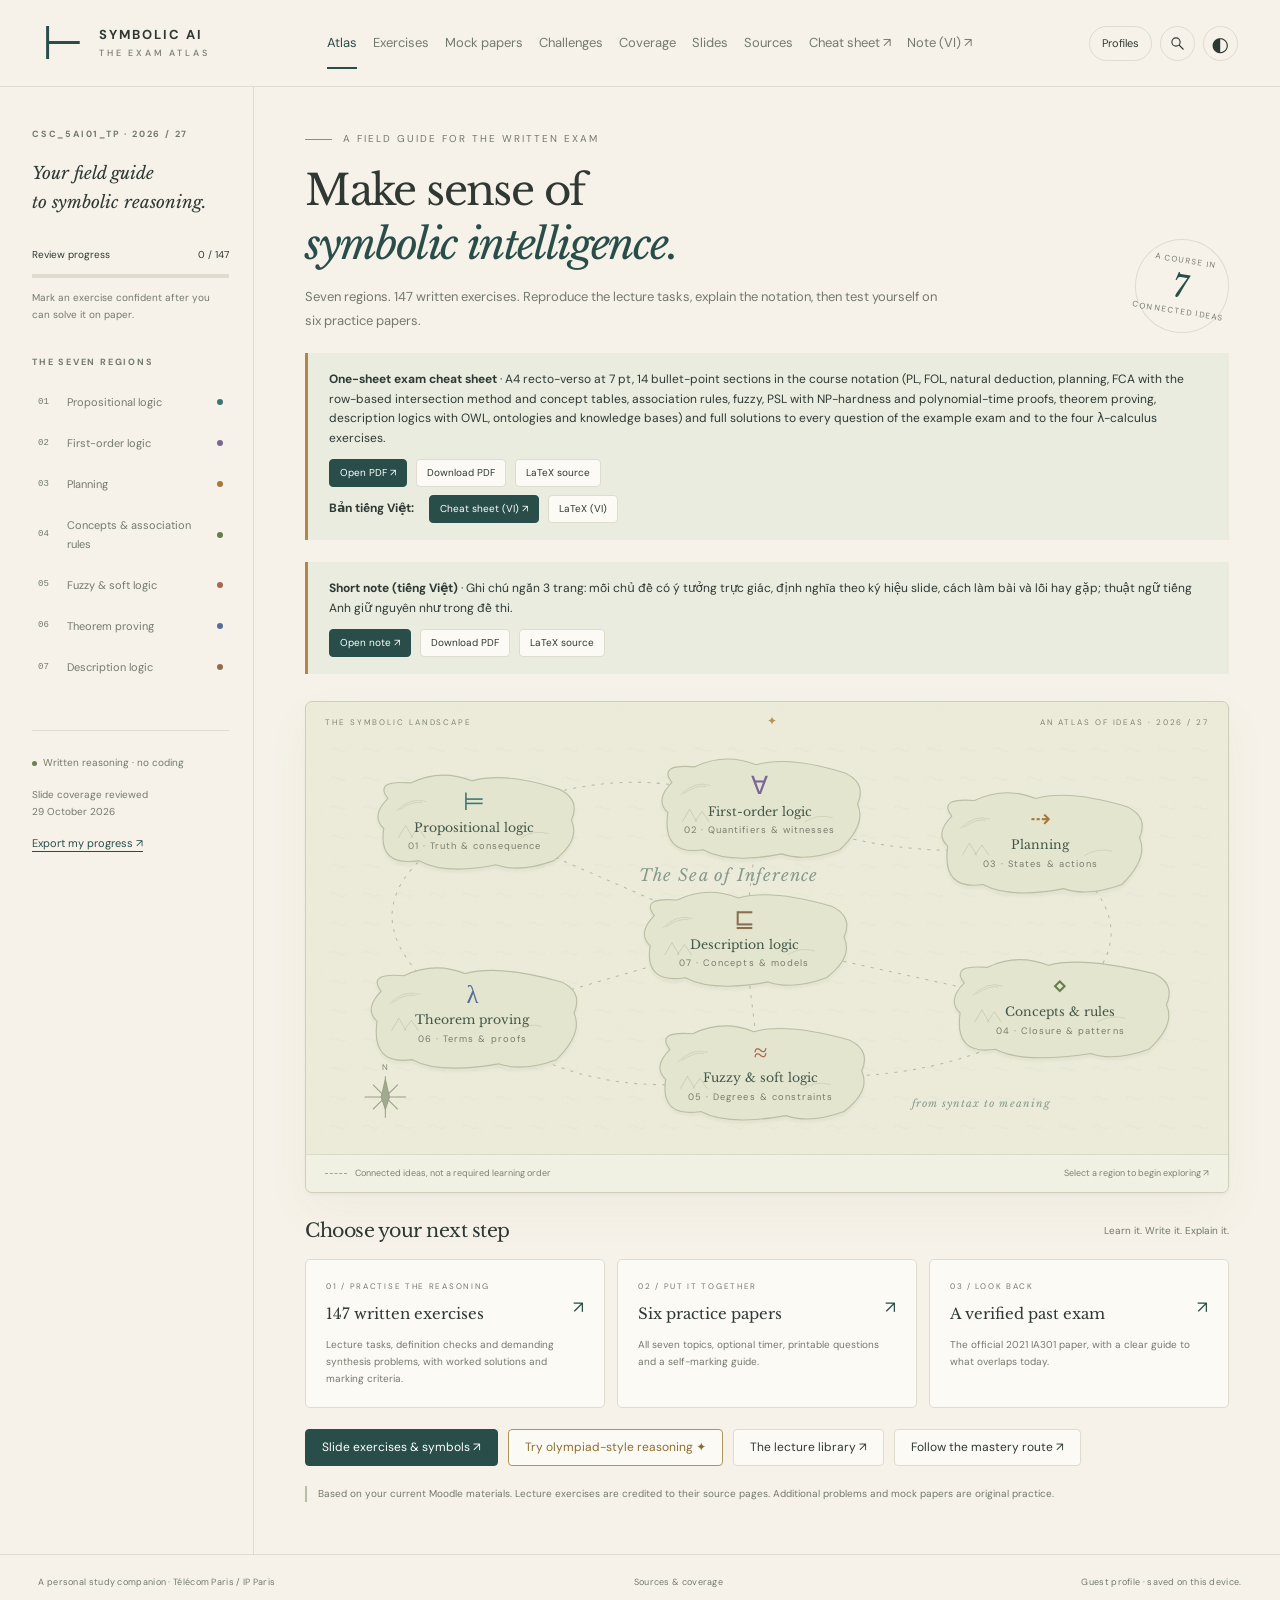
<file: index.html>
<!doctype html>
<html lang="en"><head><meta charset="utf-8"><meta name="viewport" content="width=device-width,initial-scale=1"><meta name="theme-color" content="#f6f2e9"><meta name="description" content="A written-exam study atlas for Logics and Symbolic AI: seven topic guides, 147 written exercises with slide tasks and notation checks, interactive explanations, six mock papers and verified historical exam sources."><link rel="canonical" href="https://pqhhust.github.io/logics-symbolicAI-atlas/"><title>Symbolic AI · Exam Atlas</title><link rel="icon" href="icon.svg" type="image/svg+xml"><link rel="stylesheet" href="style.css?v=cheatsheet-20261111c"></head>
<body><header class="topbar"><a class="brand" href="#atlas" aria-label="Symbolic AI Exam Atlas home"><span class="brand-icon">⊢</span><span>SYMBOLIC AI <small>THE EXAM ATLAS</small></span></a><nav aria-label="Main navigation"><a href="#atlas" data-nav="atlas">Atlas</a><a href="#practice" data-nav="practice">Exercises</a><a href="#mocks" data-nav="mocks">Mock papers</a><a href="#challenge" data-nav="challenge">Challenges</a><a href="#coverage" data-nav="coverage">Coverage</a><a href="#slides" data-nav="slides">Slides</a><a href="#sources" data-nav="sources">Sources</a><a href="cheatsheet/logic-cheatsheet.pdf?v=print1" target="_blank" rel="noopener">Cheat sheet ↗</a><a href="cheatsheet/logic-notes-vi.pdf?v=vi1" target="_blank" rel="noopener">Note (VI) ↗</a></nav><div class="tools"><a id="profile-link" href="#profile" class="profile-link">Profiles</a><button id="search-open" class="icon-button" aria-label="Search exercises"><svg width="15" height="15" viewBox="0 0 20 20" aria-hidden="true"><circle cx="8" cy="8" r="5.5" fill="none" stroke="currentColor" stroke-width="1.5"/><path d="M12 12L18 18" stroke="currentColor" stroke-width="1.5"/></svg></button><button id="theme" class="icon-button" aria-label="Toggle dark theme">◐</button></div></header><div class="app-shell"><aside class="sidebar"><div class="eyebrow">CSC_5AI01_TP · 2026 / 27</div><p class="side-title">Your field guide<br>to symbolic reasoning.</p><div class="progress-heading"><span>Review progress</span><span id="progress-number">0 / 147</span></div><div class="progress-track"><div id="progress-bar"></div></div><p class="side-note">Mark an exercise confident after you can solve it on paper.</p><div class="eyebrow side-section">THE SEVEN REGIONS</div><nav id="topic-nav" aria-label="Course topics"></nav><div class="side-bottom"><span class="status-dot"></span>Written reasoning · no coding<p>Slide coverage reviewed<br>29 October 2026</p><button id="export" class="text-button">Export my progress ↗</button></div></aside><main id="main" tabindex="-1"><div class="loading">Opening the atlas…</div></main></div><footer><span>A personal study companion · Télécom Paris / IP Paris</span><a href="#sources">Sources & coverage</a><span id="storage-note">Progress stays in this browser.</span></footer><dialog id="slide-reader" aria-labelledby="slide-reader-title"><div class="reader-toolbar"><strong id="slide-reader-title"></strong><a id="slide-download" target="_blank" rel="noopener">Open / download ↗</a><button id="slide-close" class="btn small" aria-label="Close slide reader">Close ×</button></div><iframe id="slide-frame" title="Course slide viewer"></iframe></dialog><div id="toast" role="status" aria-live="polite"></div><noscript><p>This atlas needs JavaScript for exercises and interactive diagrams. <a href="https://moodle.ip-paris.fr/course/view.php?id=24442">Open the official course</a>.</p></noscript><script src="app.js?v=cheatsheet-20261113vi" defer></script></body></html>
</file>
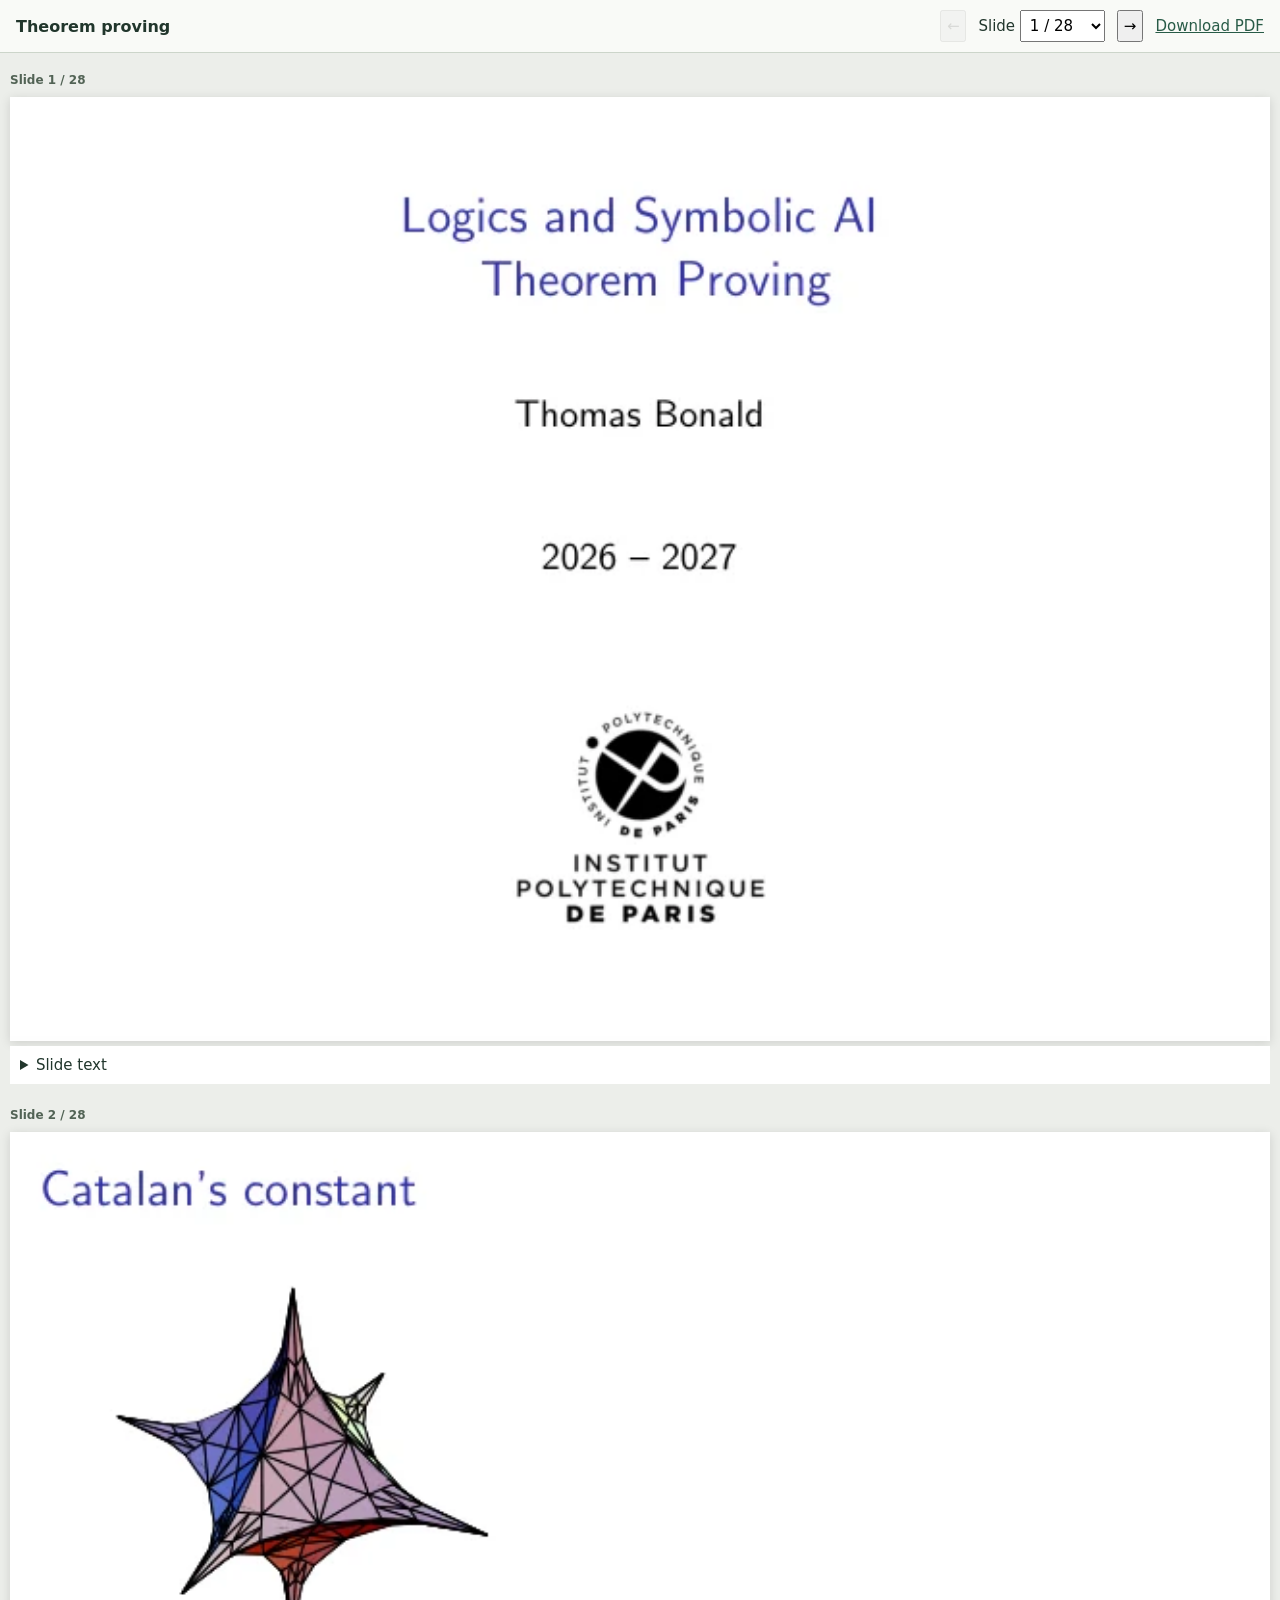
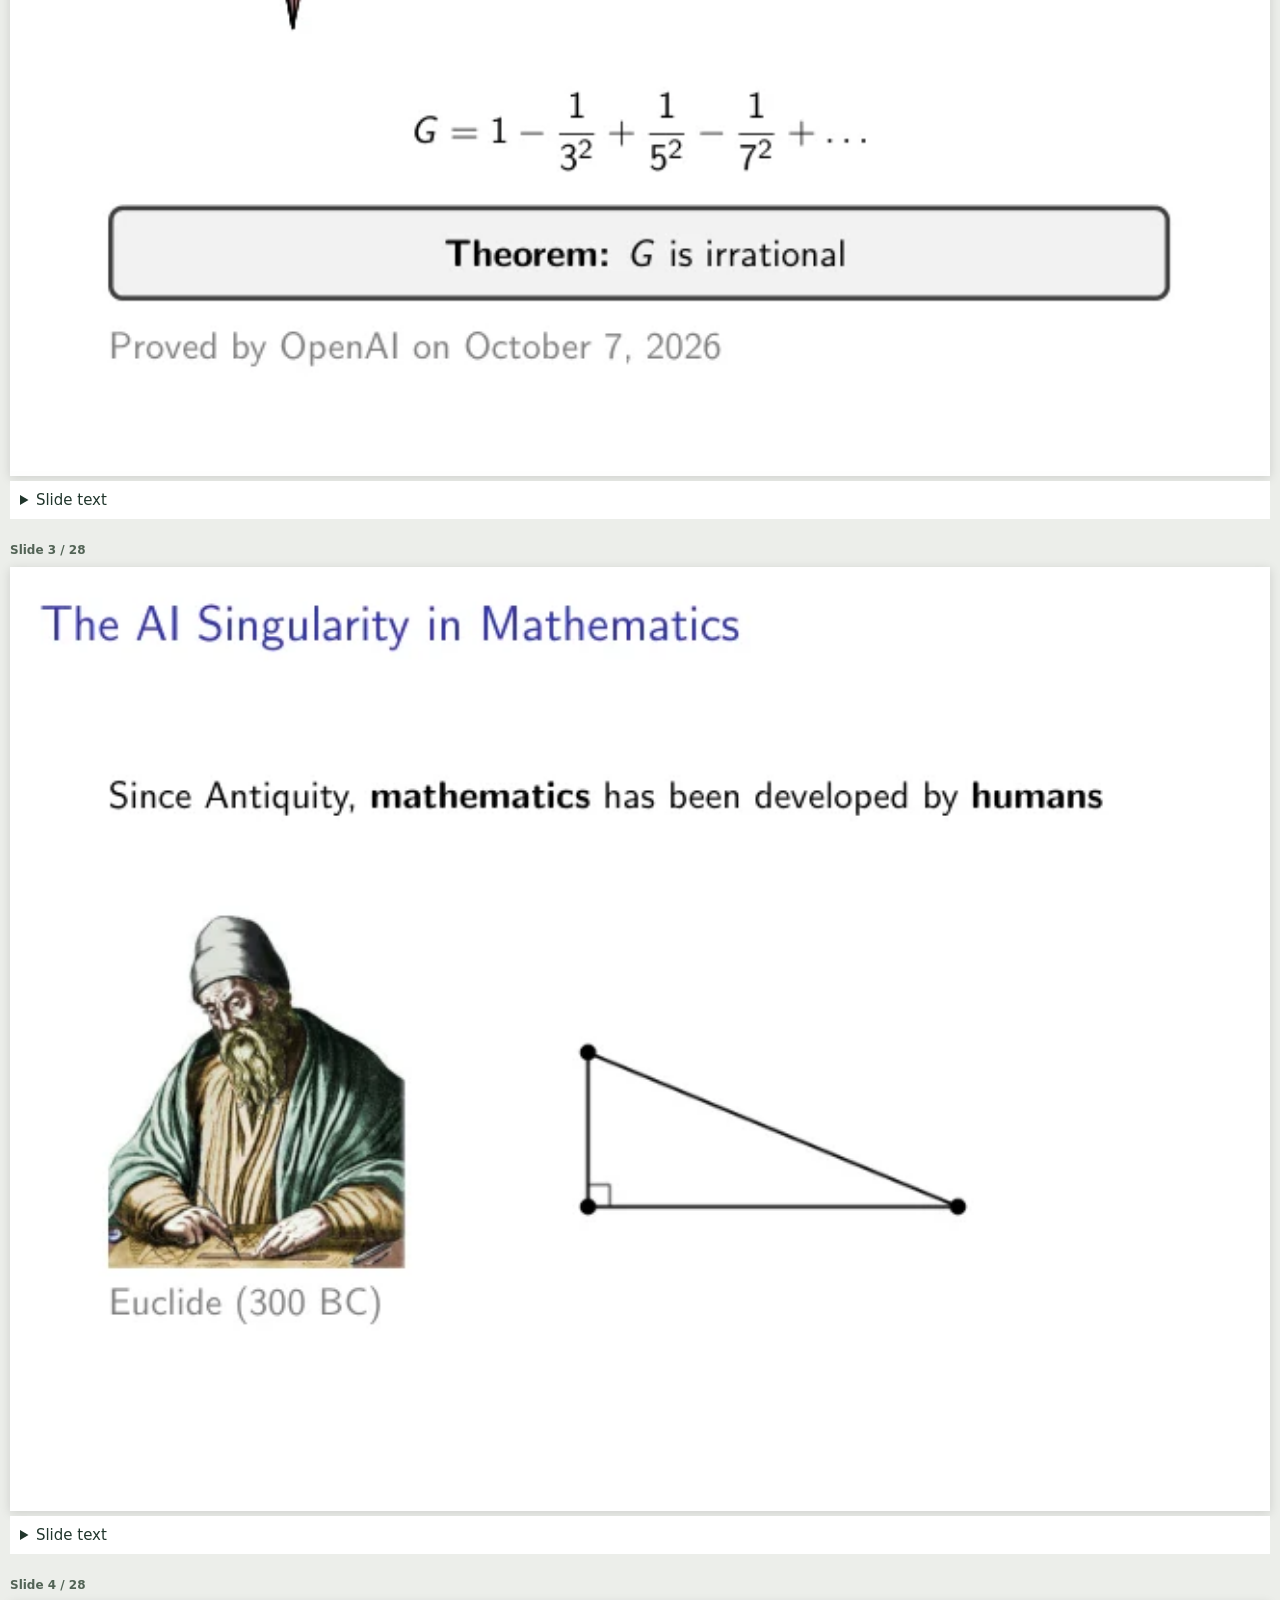
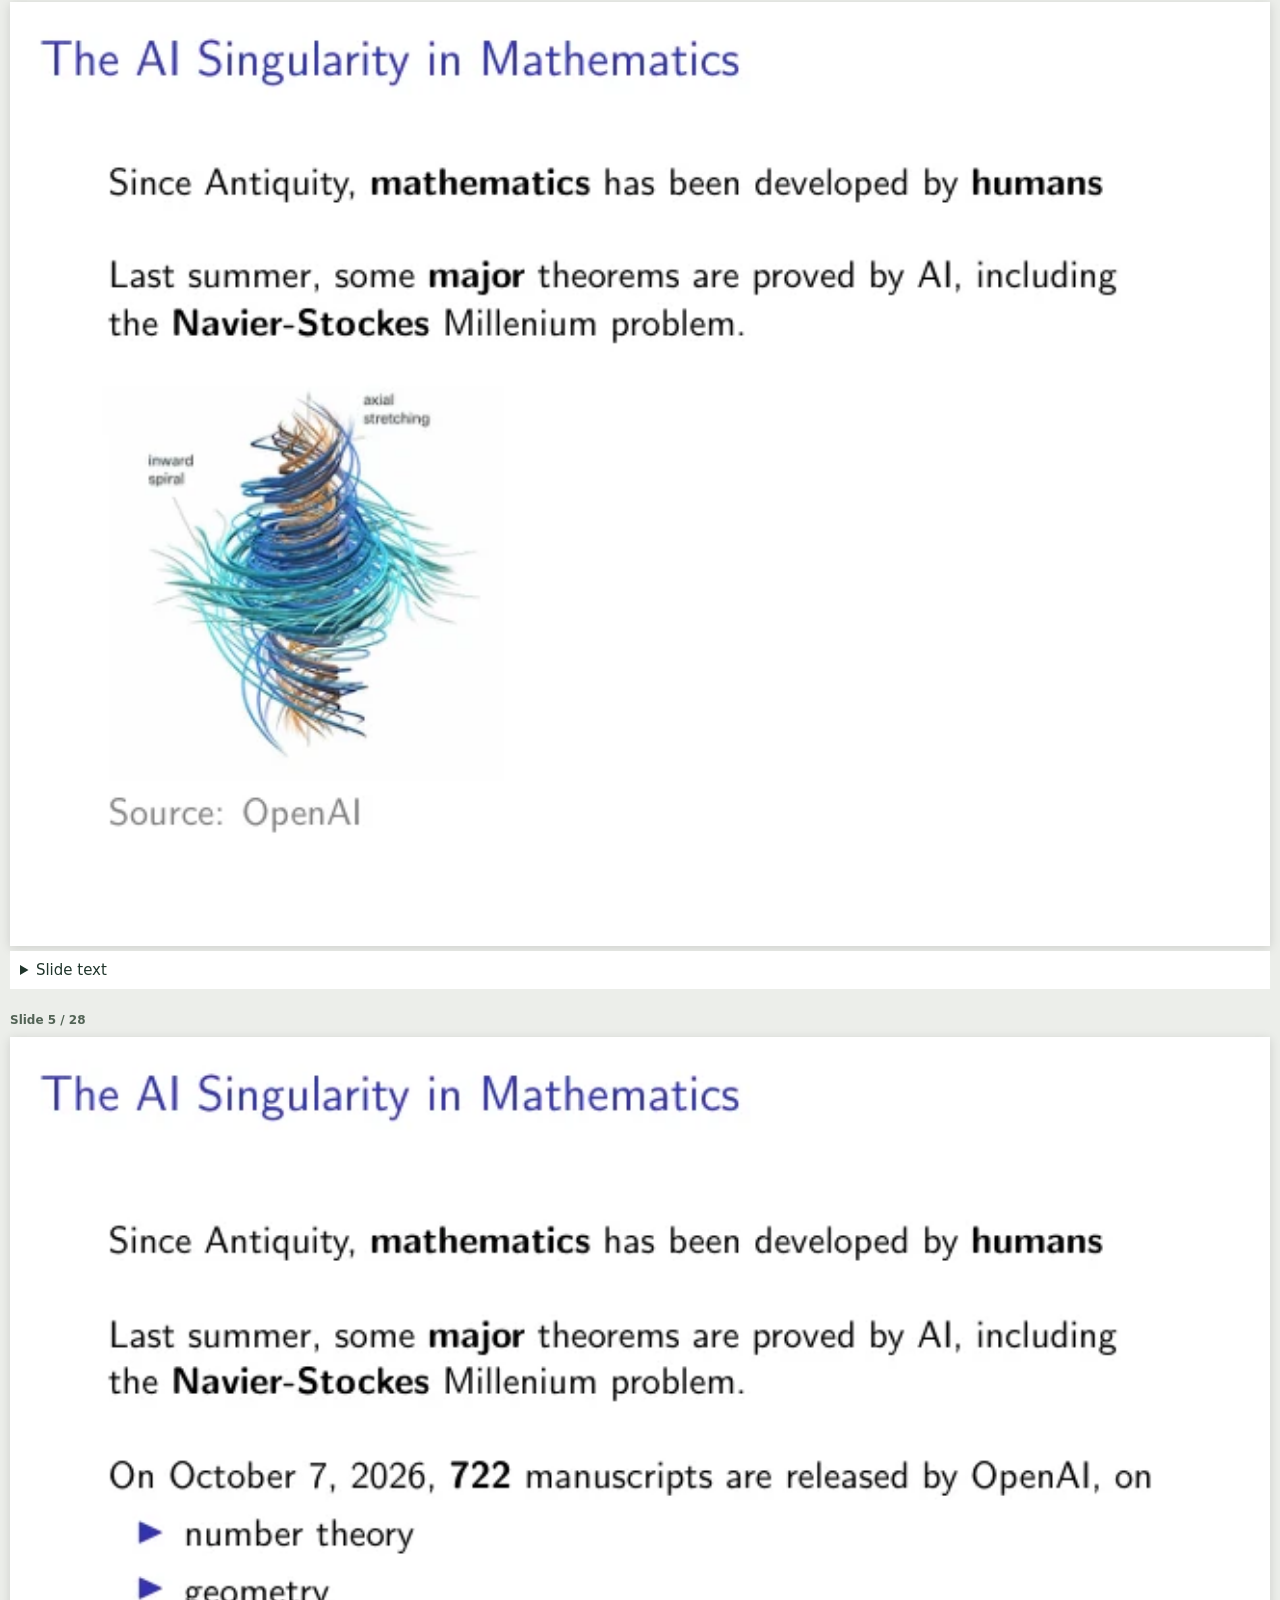
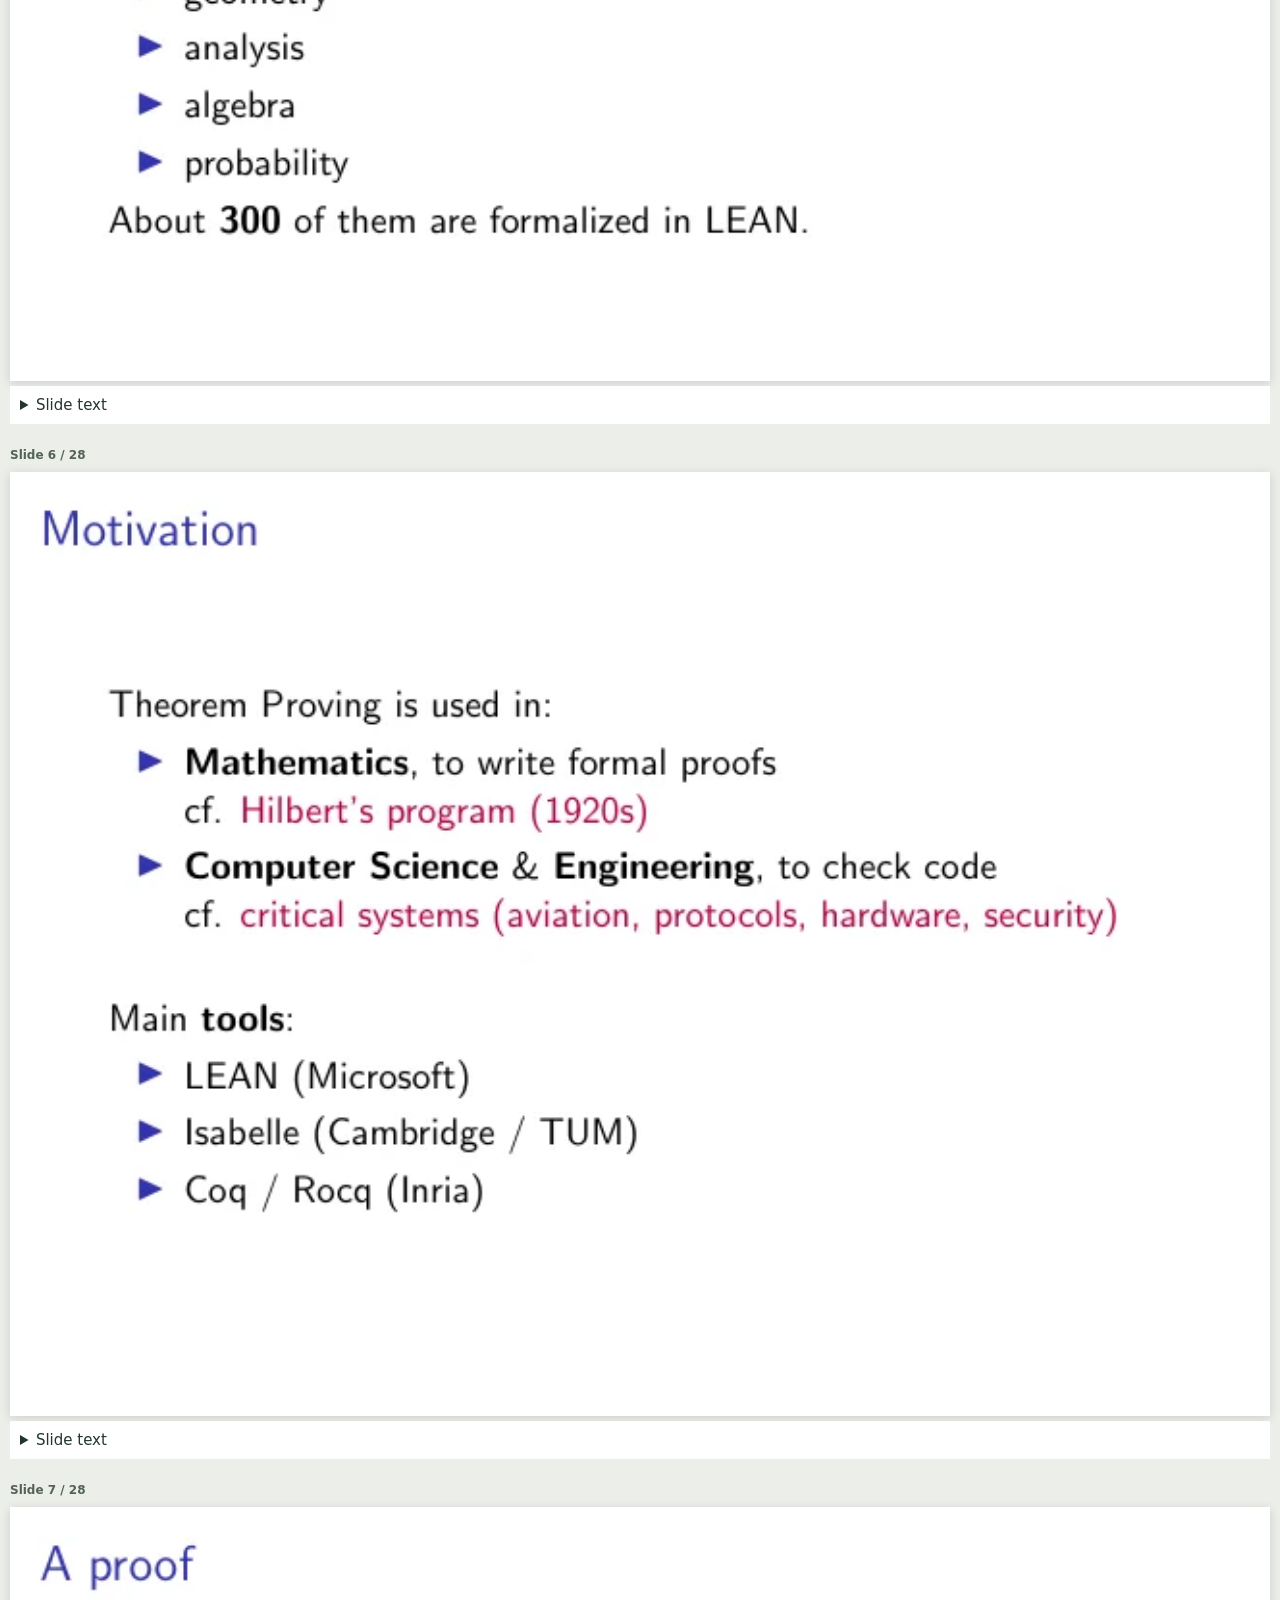
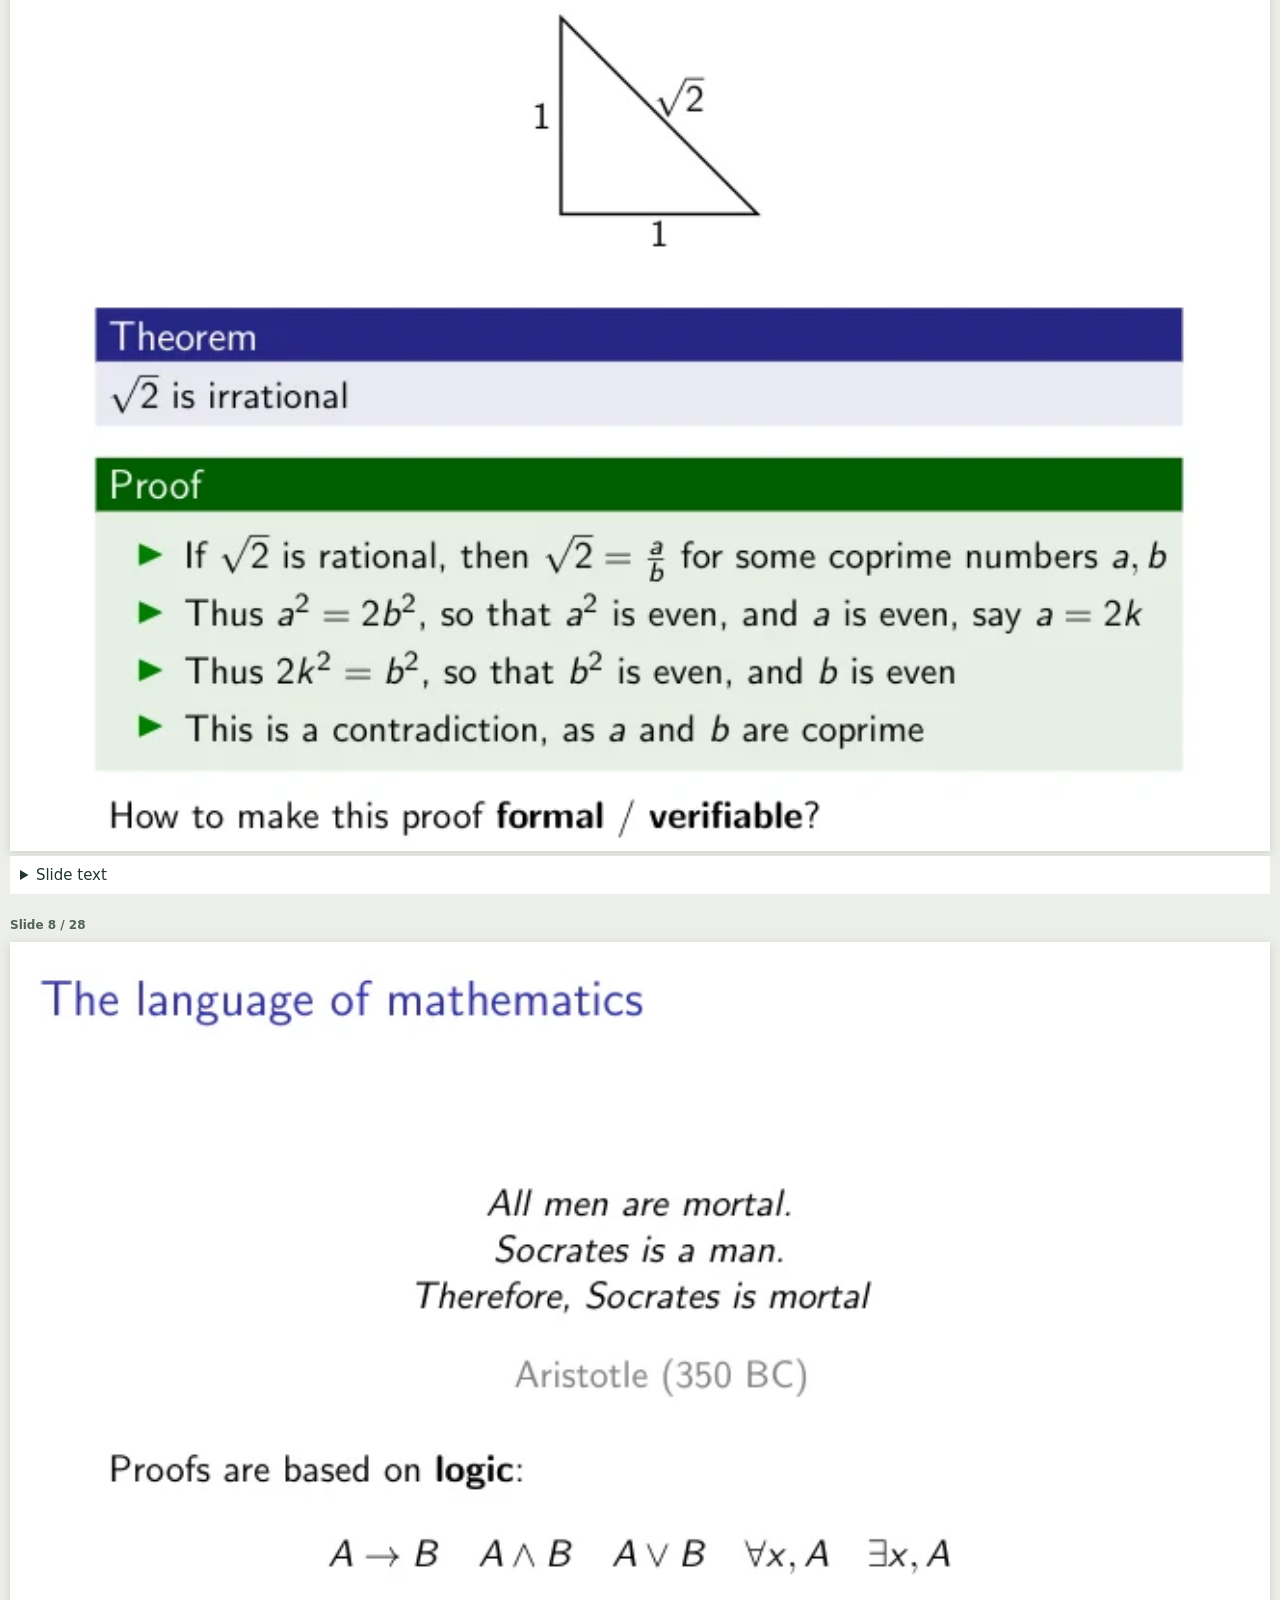
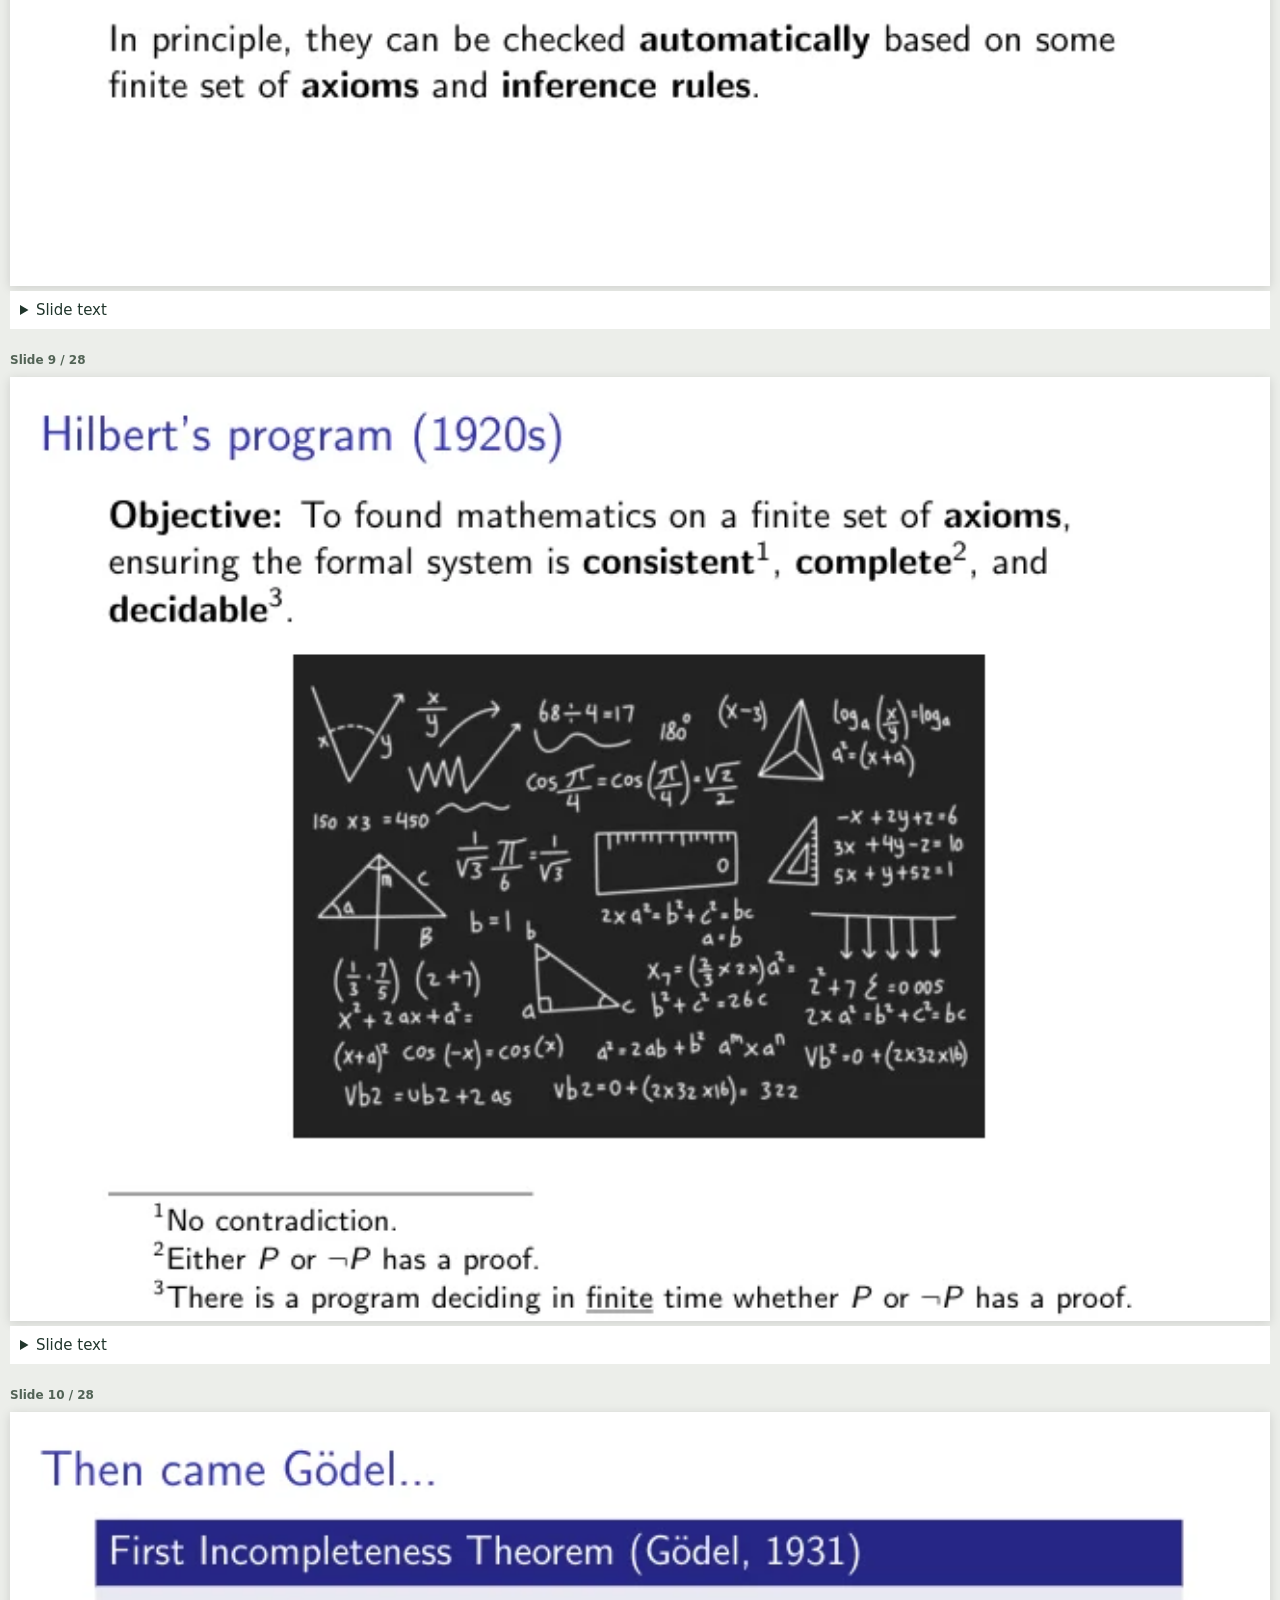
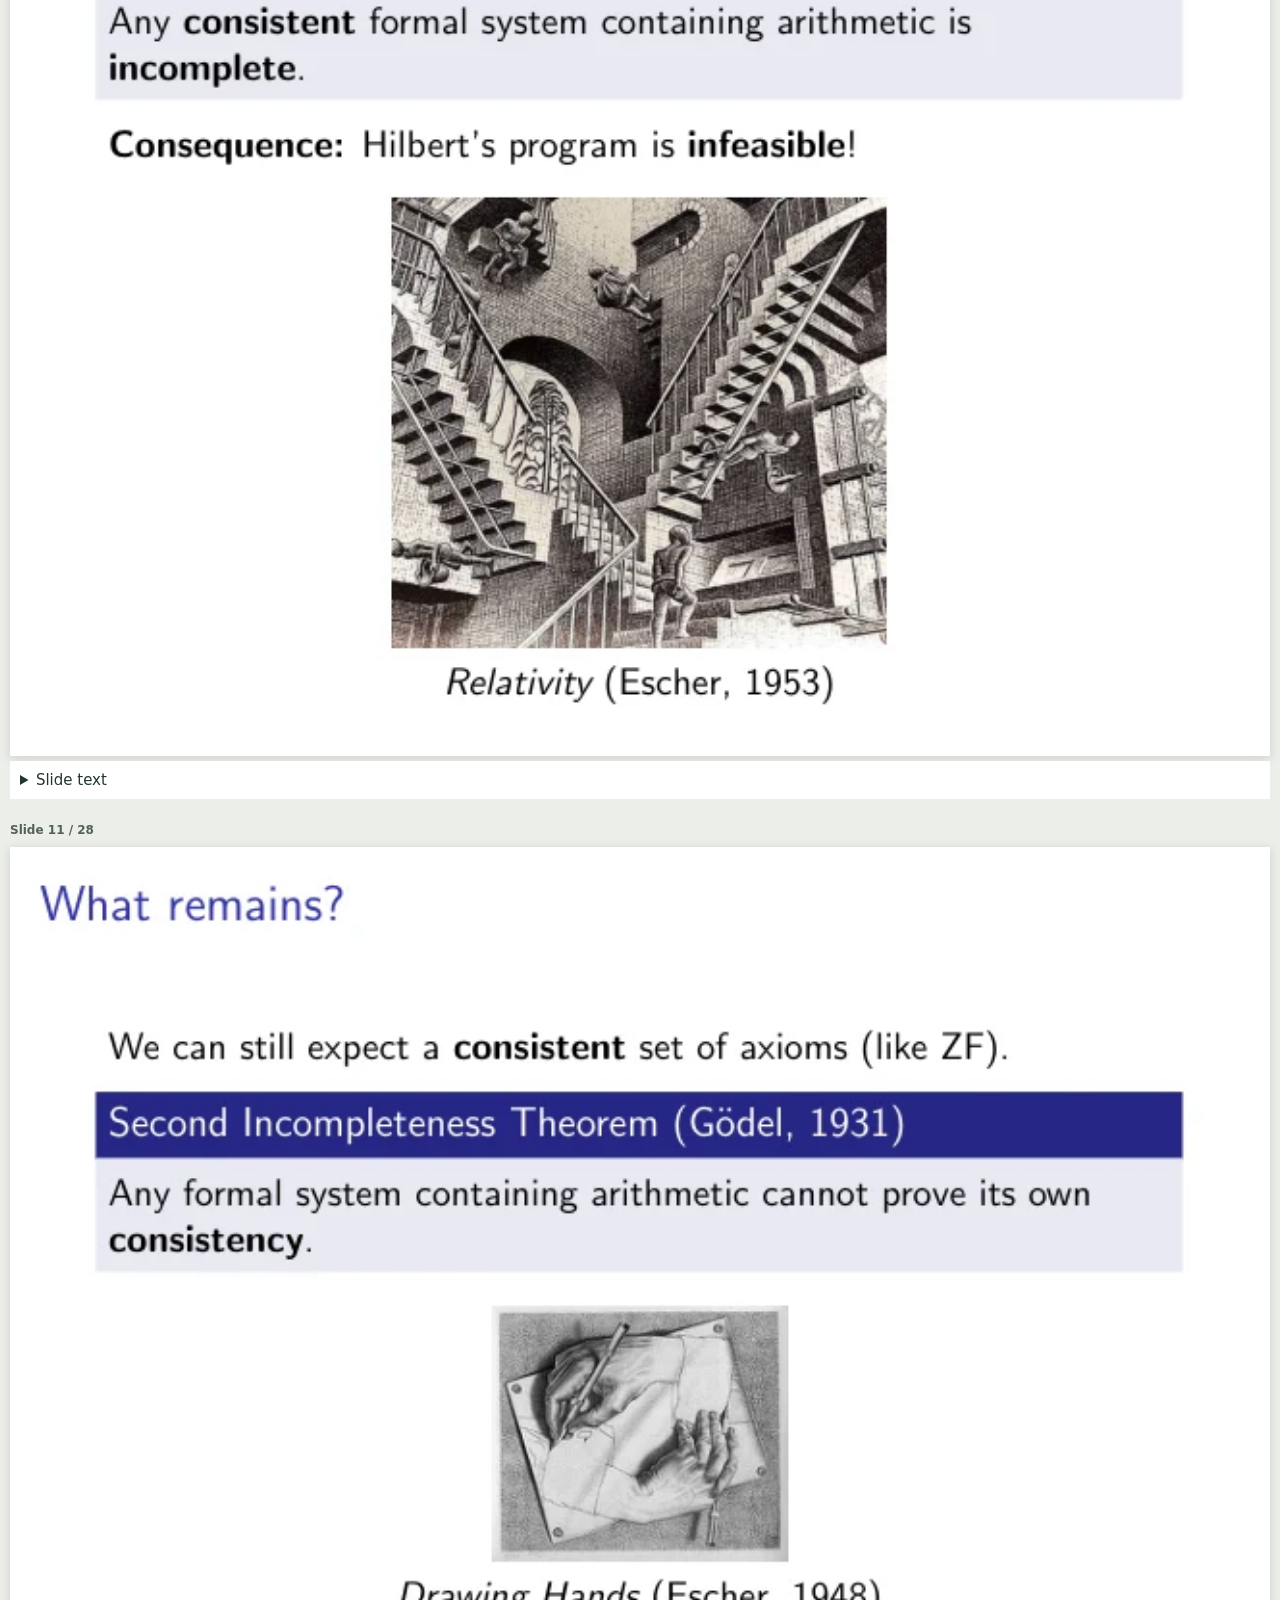
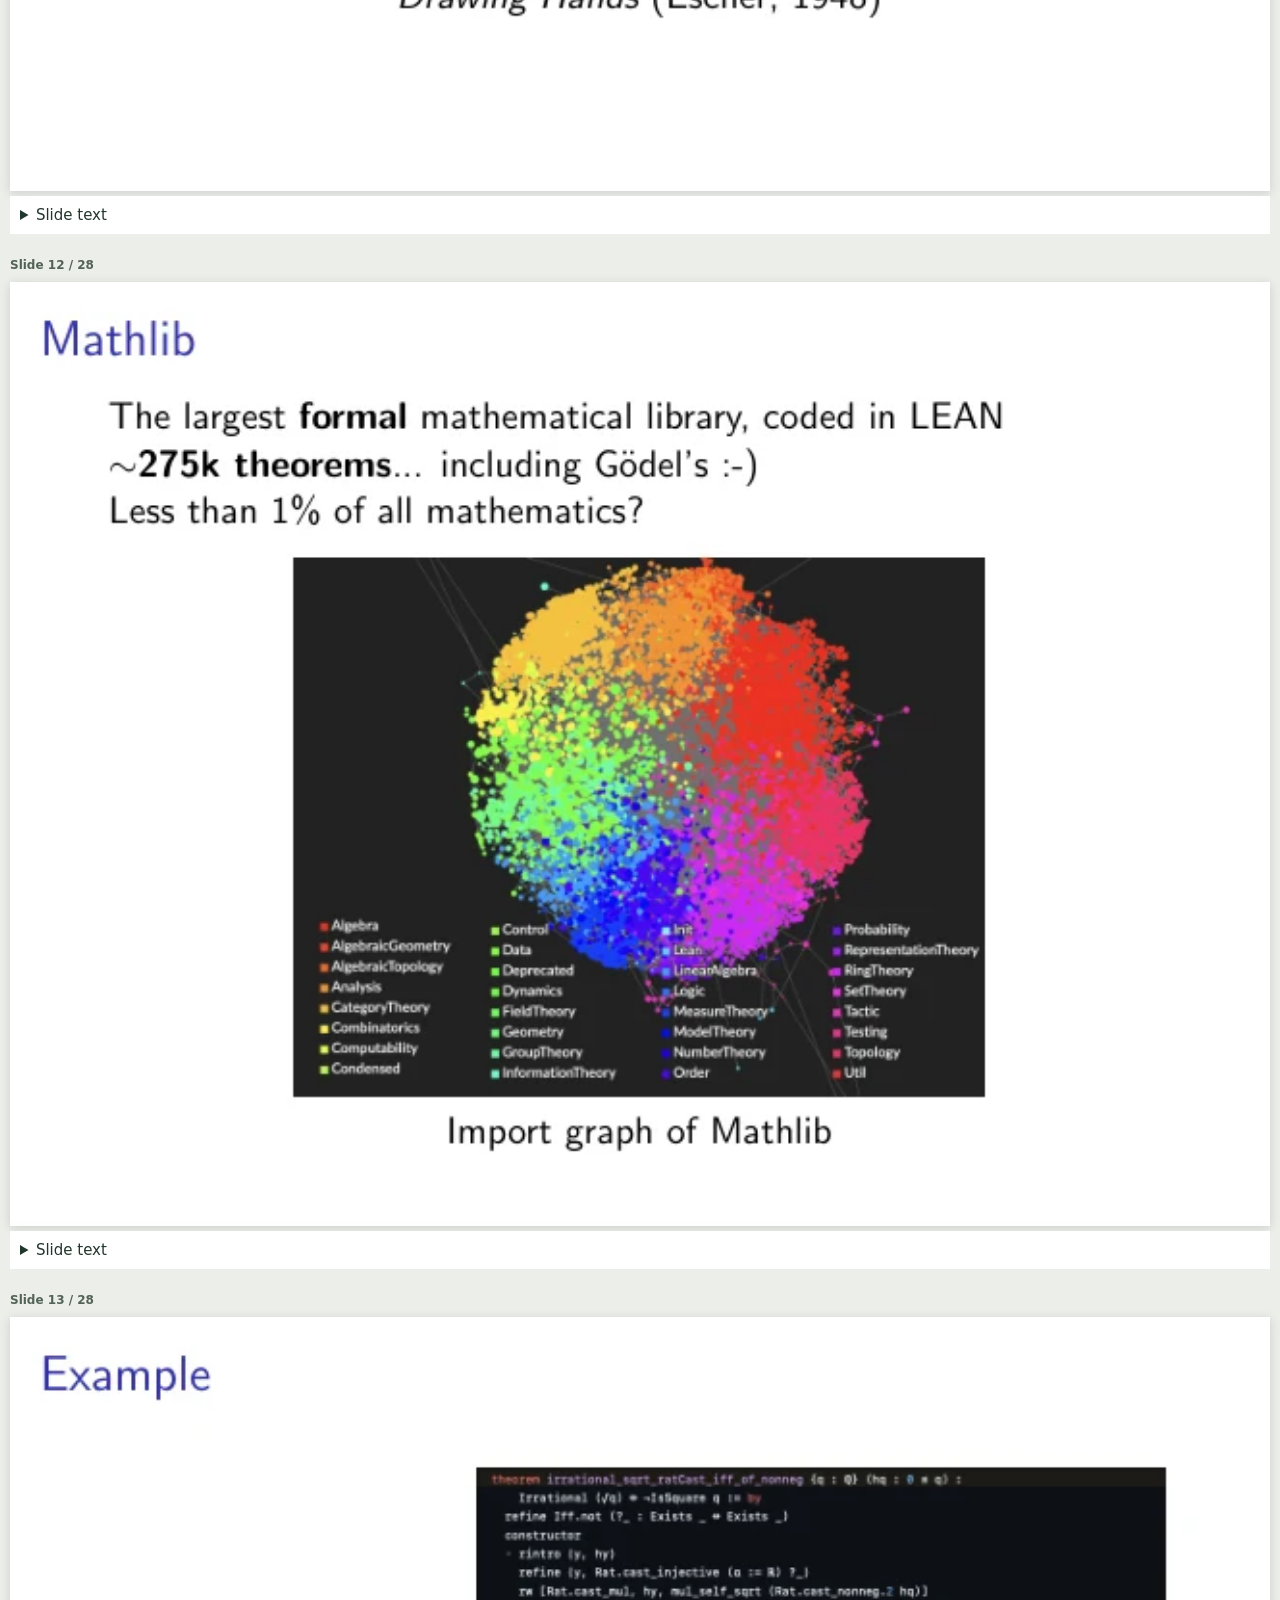
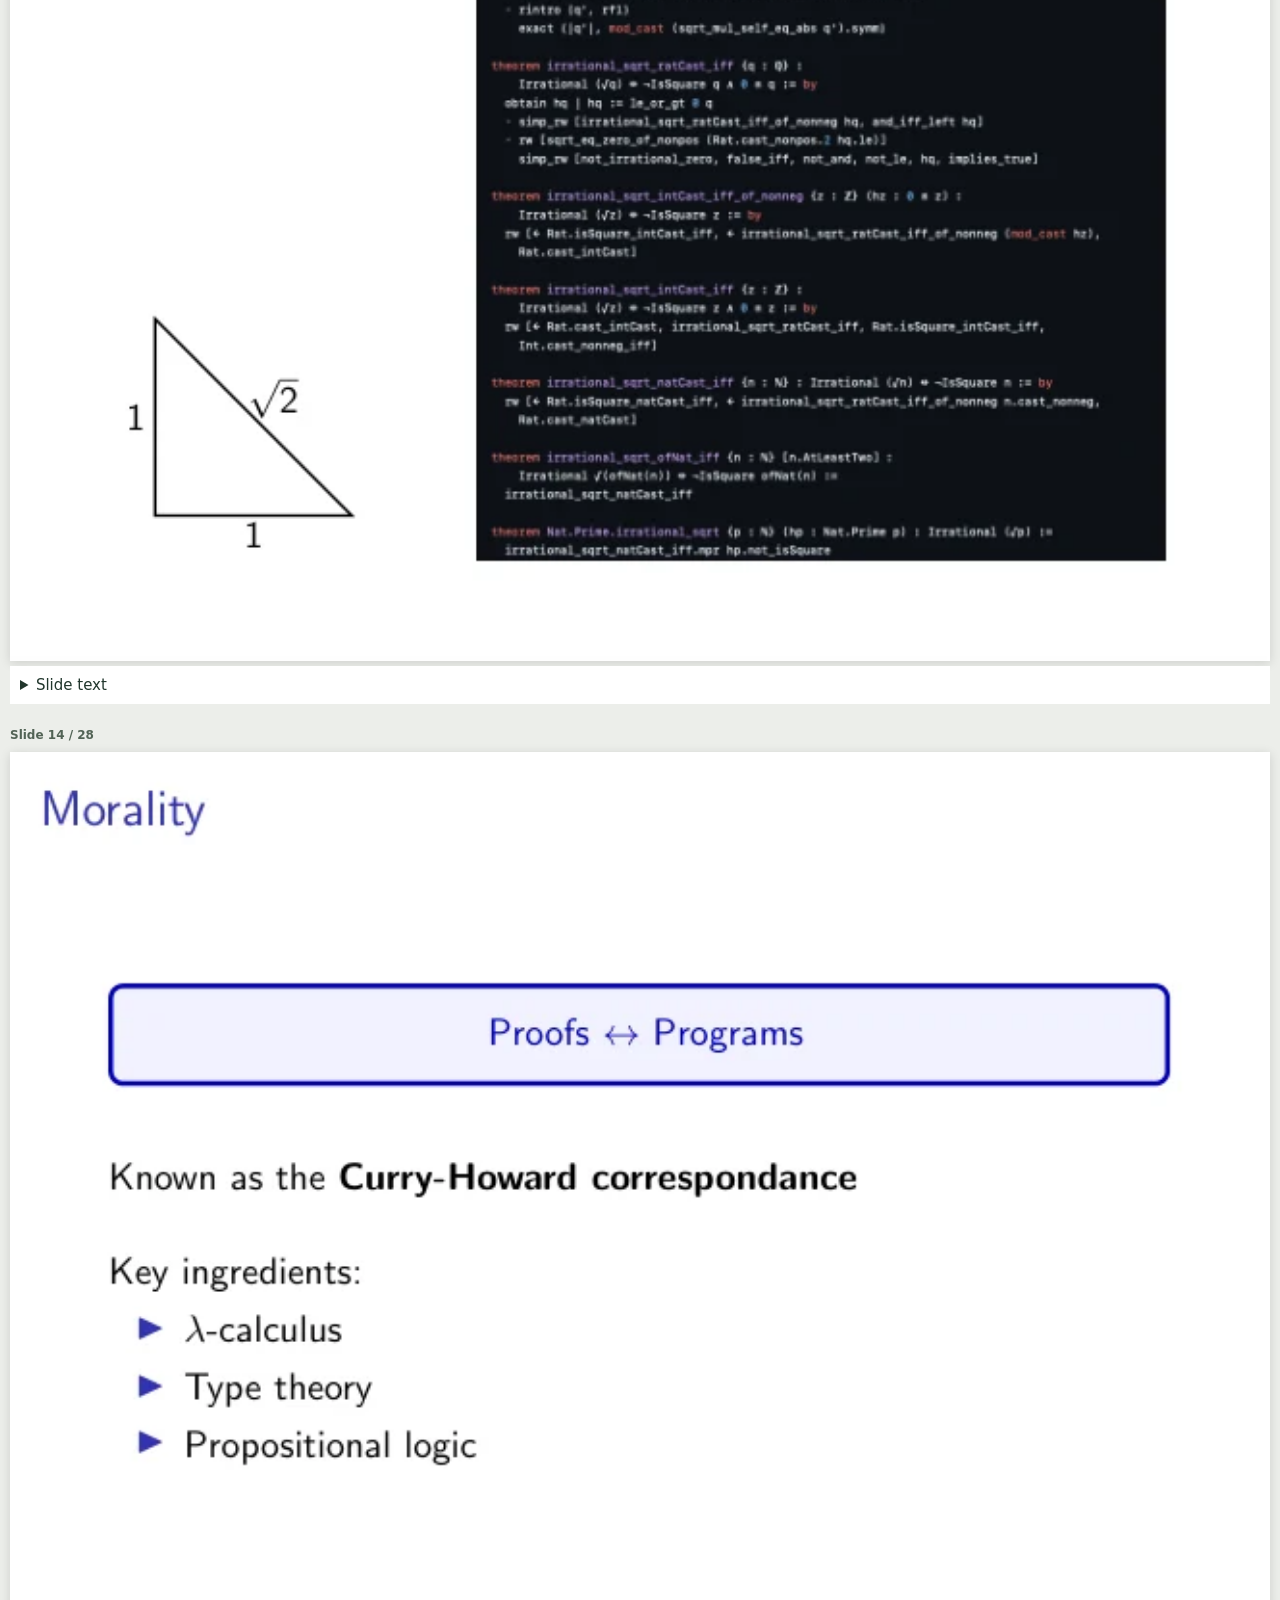
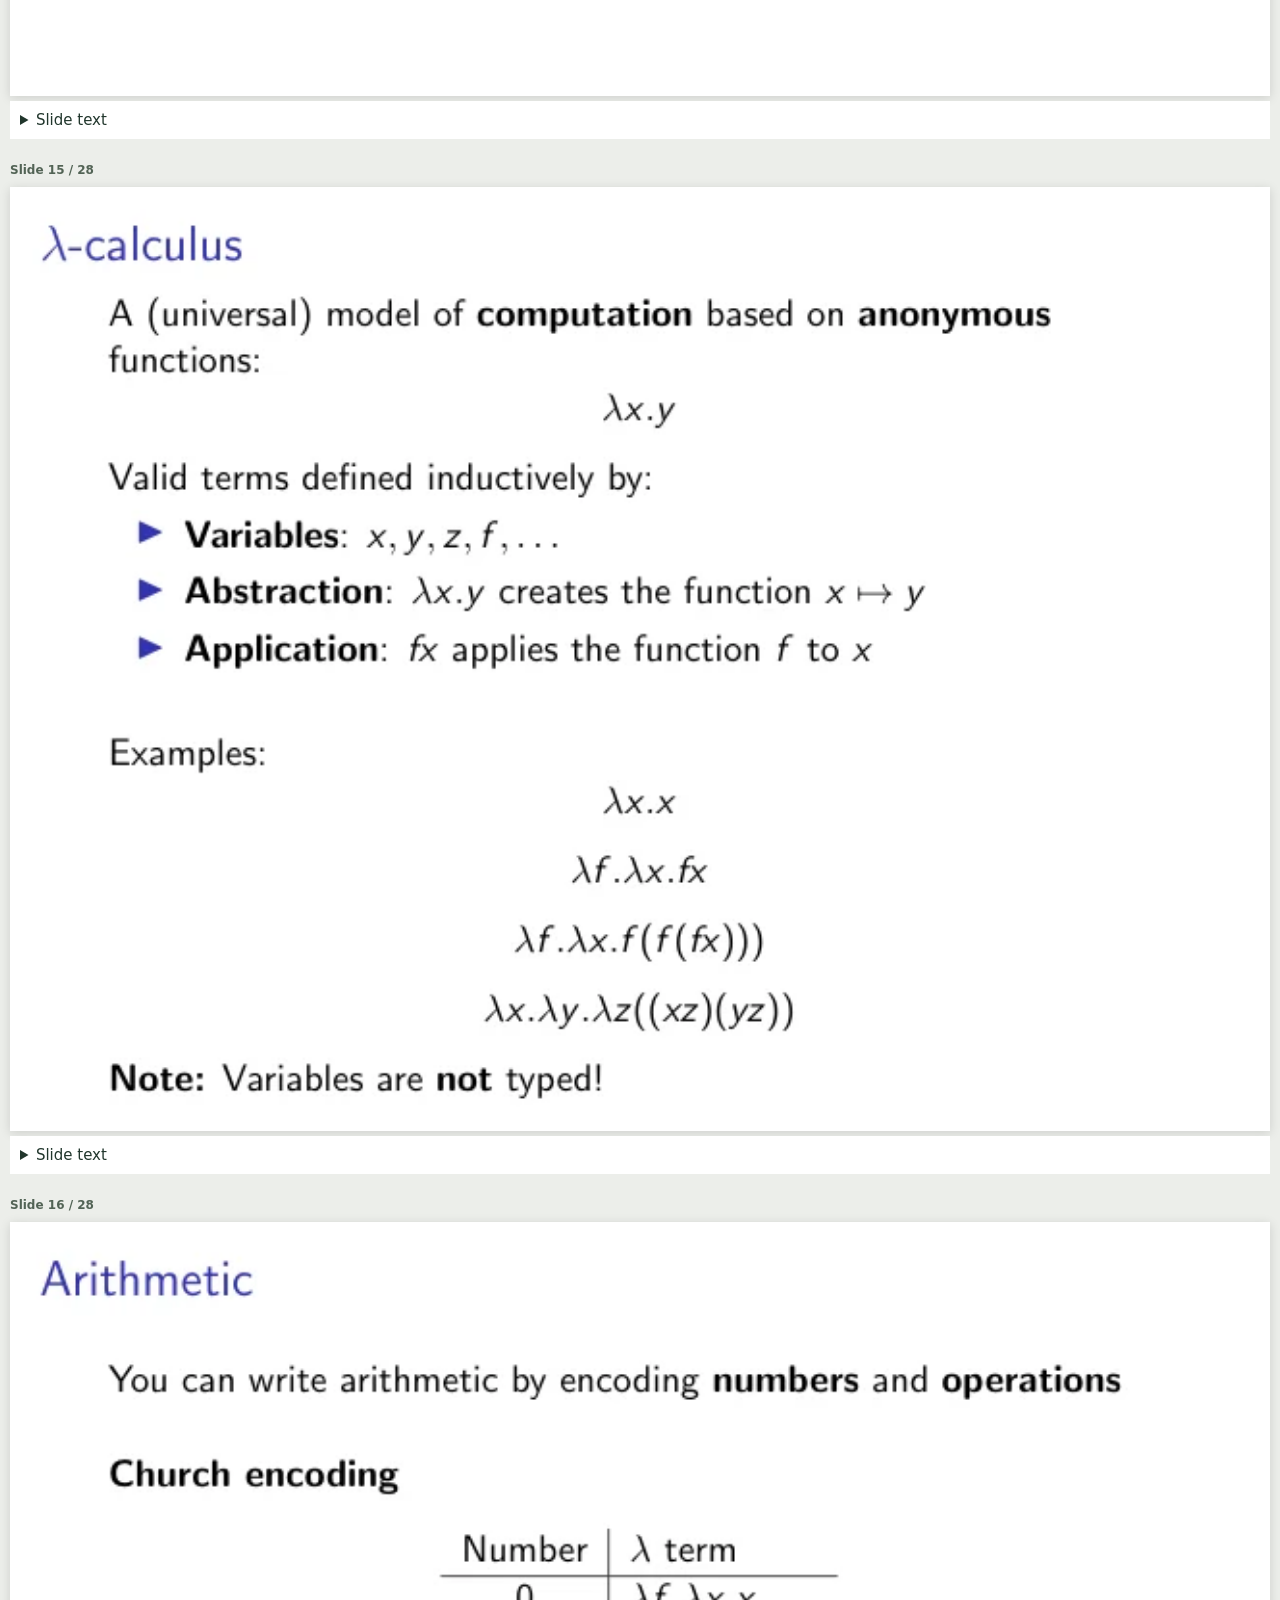
<file: slides/theorem-proving-reader/index.html>
<!doctype html><html lang="en"><head><meta charset="utf-8"><meta name="viewport" content="width=device-width,initial-scale=1"><title>Theorem proving</title><style>body{margin:0;background:#eceeea;color:#21362c;font:15px system-ui}header{position:sticky;top:0;z-index:2;background:#f9faf7;border-bottom:1px solid #ccd5ca;padding:10px 16px;display:flex;align-items:center;gap:12px;flex-wrap:wrap}h1{font-size:16px;margin:0;margin-right:auto}a{color:#285b47}select,button{font:inherit;padding:5px}main{max-width:1500px;margin:auto;padding:10px}section{scroll-margin-top:90px;margin-bottom:24px}h2{font-size:12px;color:#526355;margin:10px 0}img{display:block;width:100%;height:auto;background:white;box-shadow:0 2px 10px #0002}details{background:white;padding:10px;margin-top:5px}pre{white-space:pre-wrap;overflow-wrap:anywhere;font:14px/1.6 system-ui}button:disabled{opacity:.4}@media print{header,details{display:none}section{break-after:page}img{box-shadow:none}}</style></head><body><header><h1>Theorem proving</h1><button id="prev" aria-label="Previous slide">←</button><label>Slide <select id="page"><option value="1">1 / 28</option><option value="2">2 / 28</option><option value="3">3 / 28</option><option value="4">4 / 28</option><option value="5">5 / 28</option><option value="6">6 / 28</option><option value="7">7 / 28</option><option value="8">8 / 28</option><option value="9">9 / 28</option><option value="10">10 / 28</option><option value="11">11 / 28</option><option value="12">12 / 28</option><option value="13">13 / 28</option><option value="14">14 / 28</option><option value="15">15 / 28</option><option value="16">16 / 28</option><option value="17">17 / 28</option><option value="18">18 / 28</option><option value="19">19 / 28</option><option value="20">20 / 28</option><option value="21">21 / 28</option><option value="22">22 / 28</option><option value="23">23 / 28</option><option value="24">24 / 28</option><option value="25">25 / 28</option><option value="26">26 / 28</option><option value="27">27 / 28</option><option value="28">28 / 28</option></select></label><button id="next" aria-label="Next slide">→</button><a href="../theorem-proving.pdf?v=complete-20261029" target="_blank" rel="noopener">Download PDF</a></header><main><section id="page-1" aria-label="Slide 1"><h2>Slide 1 / 28</h2><img src="page-01.webp" width="654" height="490" alt="Theorem proving slide 1" loading="lazy"><details><summary>Slide text</summary><pre>Logics and Symbolic AI
Theorem Proving
Thomas Bonald
2026 – 2027
</pre></details></section><section id="page-2" aria-label="Slide 2"><h2>Slide 2 / 28</h2><img src="page-02.webp" width="654" height="490" alt="Theorem proving slide 2" loading="lazy"><details><summary>Slide text</summary><pre>Catalan’s constant
G = 1 −1
32 + 1
52 −1
72 + . . .
Theorem: G is irrational
Proved by OpenAI on October 7, 2026
</pre></details></section><section id="page-3" aria-label="Slide 3"><h2>Slide 3 / 28</h2><img src="page-03.webp" width="654" height="490" alt="Theorem proving slide 3" loading="lazy"><details><summary>Slide text</summary><pre>The AI Singularity in Mathematics
Since Antiquity, mathematics has been developed by humans
Euclide (300 BC)
</pre></details></section><section id="page-4" aria-label="Slide 4"><h2>Slide 4 / 28</h2><img src="page-04.webp" width="654" height="490" alt="Theorem proving slide 4" loading="lazy"><details><summary>Slide text</summary><pre>The AI Singularity in Mathematics
Since Antiquity, mathematics has been developed by humans
Last summer, some major theorems are proved by AI, including
the Navier-Stockes Millenium problem.
Source: OpenAI
</pre></details></section><section id="page-5" aria-label="Slide 5"><h2>Slide 5 / 28</h2><img src="page-05.webp" width="654" height="490" alt="Theorem proving slide 5" loading="lazy"><details><summary>Slide text</summary><pre>The AI Singularity in Mathematics
Since Antiquity, mathematics has been developed by humans
Last summer, some major theorems are proved by AI, including
the Navier-Stockes Millenium problem.
On October 7, 2026, 722 manuscripts are released by OpenAI, on
▶number theory
▶geometry
▶analysis
▶algebra
▶probability
About 300 of them are formalized in LEAN.
</pre></details></section><section id="page-6" aria-label="Slide 6"><h2>Slide 6 / 28</h2><img src="page-06.webp" width="654" height="490" alt="Theorem proving slide 6" loading="lazy"><details><summary>Slide text</summary><pre>Motivation
Theorem Proving is used in:
▶Mathematics, to write formal proofs
cf. Hilbert’s program (1920s)
▶Computer Science &amp; Engineering, to check code
cf. critical systems (aviation, protocols, hardware, security)
Main tools:
▶LEAN (Microsoft)
▶Isabelle (Cambridge / TUM)
▶Coq / Rocq (Inria)
</pre></details></section><section id="page-7" aria-label="Slide 7"><h2>Slide 7 / 28</h2><img src="page-07.webp" width="654" height="490" alt="Theorem proving slide 7" loading="lazy"><details><summary>Slide text</summary><pre>A proof
√
2
1
1
Theorem
√
2 is irrational
Proof
▶If
√
2 is rational, then
√
2 = a
b for some coprime numbers a, b
▶Thus a2 = 2b2, so that a2 is even, and a is even, say a = 2k
▶Thus 2k2 = b2, so that b2 is even, and b is even
▶This is a contradiction, as a and b are coprime
How to make this proof formal / verifiable?
</pre></details></section><section id="page-8" aria-label="Slide 8"><h2>Slide 8 / 28</h2><img src="page-08.webp" width="654" height="490" alt="Theorem proving slide 8" loading="lazy"><details><summary>Slide text</summary><pre>The language of mathematics
All men are mortal.
Socrates is a man.
Therefore, Socrates is mortal
Aristotle (350 BC)
Proofs are based on logic:
A →B
A ∧B
A ∨B
∀x, A
∃x, A
In principle, they can be checked automatically based on some
finite set of axioms and inference rules.
</pre></details></section><section id="page-9" aria-label="Slide 9"><h2>Slide 9 / 28</h2><img src="page-09.webp" width="654" height="490" alt="Theorem proving slide 9" loading="lazy"><details><summary>Slide text</summary><pre>Hilbert’s program (1920s)
Objective: To found mathematics on a finite set of axioms,
ensuring the formal system is consistent1, complete2, and
decidable3.
1No contradiction.
2Either P or ¬P has a proof.
3There is a program deciding in finite time whether P or ¬P has a proof.
</pre></details></section><section id="page-10" aria-label="Slide 10"><h2>Slide 10 / 28</h2><img src="page-10.webp" width="654" height="490" alt="Theorem proving slide 10" loading="lazy"><details><summary>Slide text</summary><pre>Then came G¨odel...
First Incompleteness Theorem (G¨odel, 1931)
Any consistent formal system containing arithmetic is
incomplete.
Consequence: Hilbert’s program is infeasible!
Relativity (Escher, 1953)
</pre></details></section><section id="page-11" aria-label="Slide 11"><h2>Slide 11 / 28</h2><img src="page-11.webp" width="654" height="490" alt="Theorem proving slide 11" loading="lazy"><details><summary>Slide text</summary><pre>What remains?
We can still expect a consistent set of axioms (like ZF).
Second Incompleteness Theorem (G¨odel, 1931)
Any formal system containing arithmetic cannot prove its own
consistency.
Drawing Hands (Escher, 1948)
</pre></details></section><section id="page-12" aria-label="Slide 12"><h2>Slide 12 / 28</h2><img src="page-12.webp" width="654" height="490" alt="Theorem proving slide 12" loading="lazy"><details><summary>Slide text</summary><pre>Mathlib
The largest formal mathematical library, coded in LEAN
∼275k theorems... including G¨odel’s :-)
Less than 1% of all mathematics?
Import graph of Mathlib
</pre></details></section><section id="page-13" aria-label="Slide 13"><h2>Slide 13 / 28</h2><img src="page-13.webp" width="654" height="490" alt="Theorem proving slide 13" loading="lazy"><details><summary>Slide text</summary><pre>Example
√
2
1
1
</pre></details></section><section id="page-14" aria-label="Slide 14"><h2>Slide 14 / 28</h2><img src="page-14.webp" width="654" height="490" alt="Theorem proving slide 14" loading="lazy"><details><summary>Slide text</summary><pre>Morality
Proofs ↔Programs
Known as the Curry-Howard correspondance
Key ingredients:
▶λ-calculus
▶Type theory
▶Propositional logic
</pre></details></section><section id="page-15" aria-label="Slide 15"><h2>Slide 15 / 28</h2><img src="page-15.webp" width="654" height="490" alt="Theorem proving slide 15" loading="lazy"><details><summary>Slide text</summary><pre>λ-calculus
A (universal) model of computation based on anonymous
functions:
λx.y
Valid terms defined inductively by:
▶Variables: x, y, z, f , . . .
▶Abstraction: λx.y creates the function x 7→y
▶Application: fx applies the function f to x
Examples:
λx.x
λf .λx.fx
λf .λx.f (f (fx)))
λx.λy.λz((xz)(yz))
Note: Variables are not typed!
</pre></details></section><section id="page-16" aria-label="Slide 16"><h2>Slide 16 / 28</h2><img src="page-16.webp" width="654" height="490" alt="Theorem proving slide 16" loading="lazy"><details><summary>Slide text</summary><pre>Arithmetic
You can write arithmetic by encoding numbers and operations
Church encoding
Number
λ term
0
λf .λx.x
1
λf .λx.fx
2
λf .λx.f (fx)
n
λf .λx.f nx
Operation
λ term
n + 1
λn.λf .λx.f (nfx)
m + n
λm.λn.λf .λx.mf (nfx)
mn
λm.λn.λf .λx.m(nf )x
...
...
</pre></details></section><section id="page-17" aria-label="Slide 17"><h2>Slide 17 / 28</h2><img src="page-17.webp" width="654" height="490" alt="Theorem proving slide 17" loading="lazy"><details><summary>Slide text</summary><pre>A (modest) result
Proposition
1 + 2 = 3
Proof
λn.λm.λf .λx.nf (mfx)
|
{z
}
+
λf .λx.fx
|
{z
}
1
λf .λx.f (fx)
|
{z
}
2
= λm.λf .λx.f (mfx) λf .λx.f (fx)
|
{z
}
2
= λf .λx.f (f (fx))
|
{z
}
3
</pre></details></section><section id="page-18" aria-label="Slide 18"><h2>Slide 18 / 28</h2><img src="page-18.webp" width="654" height="490" alt="Theorem proving slide 18" loading="lazy"><details><summary>Slide text</summary><pre>Logic
You can write logic by encoding booleans and connectors
Church encoding
Boolean
λ term
True
λa.λb.a
False
λa.λb.b
Connector
λ term
¬
λp.p.False True
∧
λp.λq.pqp
∨
λp.λq.ppq
...
...
</pre></details></section><section id="page-19" aria-label="Slide 19"><h2>Slide 19 / 28</h2><img src="page-19.webp" width="654" height="490" alt="Theorem proving slide 19" loading="lazy"><details><summary>Slide text</summary><pre>Normalization
Expressions of the form (λx.y)z can be reduced:
(λx.xx)y →yy
(λx.λy.x)z →λy.z
A λ-term that cannot be reduced is in normal form:
λf .λx.fx
λf .λx.f (f (fx)))
λx.λy.λz((xz)(yz))
Strong Normalization
A λ-term in strongly normalizing if any possible sequence of
reductions terminates in finite time to the normal form.
Counter-example: (λx.xx)(λx.xx)
</pre></details></section><section id="page-20" aria-label="Slide 20"><h2>Slide 20 / 28</h2><img src="page-20.webp" width="654" height="490" alt="Theorem proving slide 20" loading="lazy"><details><summary>Slide text</summary><pre>Typing
Given types σ, τ, define the function type:
σ →τ
Terms are typed inductively by:
▶Variables: x : σ, y : τ, . . .
▶Abstraction: λx.y with x : σ and y : τ has type σ →τ
▶Application: fx, defined only if f : σ →τ and x : σ,
has type τ
This is called simply typed λ-calculus.
Strong Normalizing Theorem (Curry, 1930s)
Simply typed λ-calculus is strongly normalizing.
Note: The term (λx.xx)(λx.xx) cannot be typed!
</pre></details></section><section id="page-21" aria-label="Slide 21"><h2>Slide 21 / 28</h2><img src="page-21.webp" width="654" height="490" alt="Theorem proving slide 21" loading="lazy"><details><summary>Slide text</summary><pre>Propositional logic
Formulas are defined inductively as:
▶Propositional variables A, B, . . .
▶A →B, A ∧B, A ∨B
▶⊤(true) and ⊥(false)
The rules of natural deduction are:
Introduction
Elimination
→
Γ, A ⊢B
Γ ⊢A→B
Γ ⊢A→B
Γ ⊢A
Γ ⊢B
∧
Γ ⊢A
Γ ⊢B
Γ ⊢A∧B
Γ ⊢A∧B
Γ ⊢A
Γ ⊢A∧B
Γ ⊢B
∨
Γ ⊢A
Γ ⊢A∨B
Γ ⊢B
Γ ⊢A∨B
Γ ⊢A∨B
Γ, A ⊢C
Γ, B ⊢C
Γ ⊢C
⊤
Γ ⊢⊤
⊥
Γ ⊢⊥
Γ ⊢A
</pre></details></section><section id="page-22" aria-label="Slide 22"><h2>Slide 22 / 28</h2><img src="page-22.webp" width="654" height="490" alt="Theorem proving slide 22" loading="lazy"><details><summary>Slide text</summary><pre>Curry-Howard correspondance
Proofs ↔Programs
Natural deduction
Simply typed λ-calculus
Γ, A ⊢B
Γ ⊢A →B Intro →
Γ, x : σ ⊢y : τ
Γ ⊢λ(x : σ).y : σ →τ Abs
Γ ⊢A →B
Γ ⊢A
Γ ⊢B
Elim →
Γ ⊢f : σ →τ
Γ ⊢x : σ
Γ ⊢fx : τ
App
</pre></details></section><section id="page-23" aria-label="Slide 23"><h2>Slide 23 / 28</h2><img src="page-23.webp" width="654" height="490" alt="Theorem proving slide 23" loading="lazy"><details><summary>Slide text</summary><pre>Extensions
Other connectors correspond to extended types:
Formula
Type
A →B
σ →τ
A ∧B
σ × τ
A ∨B
σ + τ
⊤
1
⊥
0
The corresponding typed λ-calculus remains strongly normalizing.
</pre></details></section><section id="page-24" aria-label="Slide 24"><h2>Slide 24 / 28</h2><img src="page-24.webp" width="654" height="490" alt="Theorem proving slide 24" loading="lazy"><details><summary>Slide text</summary><pre>Summary
Proofs ↔Programs
Logic
Computation
formula
type
proof
term
→
function type
∧
product type
∨
sum type
⊤
unit type
⊥
empty type
∀
dependent product type
∃
dependent sum type
</pre></details></section><section id="page-25" aria-label="Slide 25"><h2>Slide 25 / 28</h2><img src="page-25.webp" width="654" height="490" alt="Theorem proving slide 25" loading="lazy"><details><summary>Slide text</summary><pre>Types in LEAN
Any expression in LEAN has a type.
Type
Example
Primitive
Bool
Function
Type →Type
Product
Type × Type
Sum
Type ⊕Type
Inductive
Nat
Example
☛LEAN relies on dependent type theory.
</pre></details></section><section id="page-26" aria-label="Slide 26"><h2>Slide 26 / 28</h2><img src="page-26.webp" width="654" height="490" alt="Theorem proving slide 26" loading="lazy"><details><summary>Slide text</summary><pre>Tactics in LEAN
LEAN provides tactics for interactive theorem proving.
Tactic
Examples
Basic
rfl, rw, intro, exact, apply
Induction
induction
Contradiction
by contra
Advanced
linarith, ring, simp
Example
☛cf. Lab
</pre></details></section><section id="page-27" aria-label="Slide 27"><h2>Slide 27 / 28</h2><img src="page-27.webp" width="654" height="490" alt="Theorem proving slide 27" loading="lazy"><details><summary>Slide text</summary><pre>Constructive proofs
Theorem
There exist irrational numbers a, b such that ab is rational.
Proof
Let x =
√
2
√
2
▶If x is rational, take a = b =
√
2.
▶Otherwise, take a = x, b =
√
2 as ab = x
√
2 =
√
2
2 = 2.
This proof is not constructive!
It relies on the following axiom of classical logic:
Law of the Excluded Middle
P ∨¬P
</pre></details></section><section id="page-28" aria-label="Slide 28"><h2>Slide 28 / 28</h2><img src="page-28.webp" width="654" height="490" alt="Theorem proving slide 28" loading="lazy"><details><summary>Slide text</summary><pre>AI &amp; Theorem proving
AI can write theorems...
1. Can we trust the proofs?
Yes, if checked by a formal language
(but the translation is not easy)
2. Can we understand them?
No (most often)
(but AI might provide explanations)
3. Do we still need mathematicians?
Yes (almost surely)
(to explore the ocean of theorems generated by AI)
</pre></details></section></main><script>const count=28,sel=document.querySelector('#page');function current(){return Math.max(1,Math.min(count,Number(location.hash.replace('#page-',''))||1))}function sync(){const n=current();sel.value=n;document.querySelector('#prev').disabled=n===1;document.querySelector('#next').disabled=n===count;document.querySelector('#page-'+n).scrollIntoView()}sel.onchange=()=>location.hash='page-'+sel.value;document.querySelector('#prev').onclick=()=>location.hash='page-'+(current()-1);document.querySelector('#next').onclick=()=>location.hash='page-'+(current()+1);addEventListener('hashchange',sync);addEventListener('load',sync);</script></body></html>
</file>
<file: style.css>
@import url('https://fonts.googleapis.com/css2?family=DM+Sans:wght@400;500;600;700&family=Libre+Baskerville:ital,wght@0,400;0,700;1,400&display=swap');
:root{--paper:#f6f2e9;--surface:#fcfaf5;--ink:#2f3833;--muted:#74796d;--line:#dddccf;--green:#294e49;--soft:#e9ecdf;--accent:#b68545;--shadow:0 10px 30px #3a483409;--serif:'Libre Baskerville',Georgia,serif;--sans:'DM Sans',system-ui,sans-serif;color-scheme:light}*{box-sizing:border-box}body{margin:0;background:var(--paper);color:var(--ink);font:15px/1.65 var(--sans)}a{color:inherit;text-decoration:none}a:focus-visible,button:focus-visible,summary:focus-visible,input:focus-visible,select:focus-visible,textarea:focus-visible{outline:3px solid #b3833f;outline-offset:4px}button,input,select,textarea{font:inherit}button{cursor:pointer}button,a,summary{ -webkit-tap-highlight-color:transparent}button{color:var(--ink)}.topbar{height:87px;border-bottom:1px solid var(--line);display:flex;align-items:center;justify-content:space-between;padding:0 3.3%;gap:24px;background:var(--paper)}.brand{display:flex;gap:13px;align-items:center;letter-spacing:2px;font-size:13px;font-weight:700;line-height:1.7}.brand-icon{font:48px/1 Georgia;color:var(--green)}.brand small{display:block;font-size:9px;letter-spacing:2.8px;color:var(--muted);font-weight:500}.topbar nav{display:flex;gap:29px;align-items:center}.topbar nav a{color:var(--muted);font-size:13px;position:relative;padding:32px 0}.topbar nav a.active{color:var(--green)}.topbar nav a.active:after{content:'';height:2px;background:var(--green);position:absolute;bottom:17px;left:0;right:0}.tools{display:flex;gap:8px}.icon-button{border:1px solid var(--line);background:transparent;width:35px;height:35px;border-radius:50%;font-size:20px;display:grid;place-items:center}.app-shell{max-width:1600px;margin:auto;display:grid;grid-template-columns:254px minmax(0,1fr);min-height:calc(100vh - 157px)}.sidebar{padding:40px 24px 24px 32px;border-right:1px solid var(--line)}.eyebrow{font-size:9px;letter-spacing:1.8px;font-weight:700;color:var(--muted);text-transform:uppercase}.side-title{font:italic 17px/1.7 var(--serif);margin:18px 0 29px}.progress-heading{font-size:10px;display:flex;justify-content:space-between;gap:12px}.progress-track{height:4px;background:var(--line);margin:11px 0}.progress-track>div{height:100%;width:0;background:var(--green);transition:width .3s}.side-note{font-size:10px;color:var(--muted);line-height:1.7;margin-bottom:32px}.side-section{margin-bottom:14px}#topic-nav{display:grid;gap:5px}.topic-link{padding:9px 6px;display:flex;align-items:center;gap:11px;font-size:11px;border-radius:4px;color:var(--muted)}.topic-link:hover,.topic-link.active{background:var(--soft);color:var(--ink)}.topic-link .num{font-size:9px;font-family:monospace;min-width:18px}.topic-link .dot{width:6px;height:6px;border-radius:50%;margin-left:auto;flex:none}.side-bottom{border-top:1px solid var(--line);padding-top:24px;margin-top:45px;font-size:10px;color:var(--muted)}.status-dot{width:5px;height:5px;background:#6d8052;border-radius:50%;display:inline-block;margin-right:6px}.side-bottom p{font-size:10px;line-height:1.7;margin:14px 0}.text-button{padding:0;background:none;border:0;color:var(--green);font-size:11px;text-decoration:underline;text-underline-offset:4px}main{padding:44px clamp(24px,4vw,64px) 52px;min-width:0}.page-kicker{display:flex;align-items:center;gap:11px;letter-spacing:2px;text-transform:uppercase;color:var(--muted);font-size:10px}.page-kicker:before{content:'';width:27px;height:1px;background:var(--accent)}h1{font:42px/1.3 var(--serif);letter-spacing:-1.6px;margin:15px 0 13px;font-weight:400}h1 em{color:var(--green)}.lede{max-width:640px;color:var(--muted);font-size:13px;line-height:1.85;margin:0}h2{font:23px/1.5 var(--serif);font-weight:400;letter-spacing:-.5px}h3{font:17px/1.5 var(--serif);font-weight:400}p{margin:10px 0}.hero-top{display:flex;justify-content:space-between;gap:22px;align-items:end}.hero-stamp{flex:none;width:94px;height:94px;border:1px solid var(--line);border-radius:50%;display:flex;flex-direction:column;align-items:center;justify-content:center;transform:rotate(9deg);font-size:8px;letter-spacing:1.2px;color:var(--muted)}.hero-stamp strong{font:30px var(--serif);color:var(--green)}.atlas-wrap{margin:27px 0 0;border:1px solid #cfceb9;border-radius:7px;position:relative;overflow:hidden;background:#eeeddf;box-shadow:var(--shadow)}.atlas-topline{padding:14px 19px 0;display:flex;justify-content:space-between;font-size:8px;letter-spacing:1.9px;color:#818575}.atlas-svg{width:100%;display:block;height:auto;min-height:275px;max-height:425px}.map-grain{opacity:.15}.island{cursor:pointer;outline:none}.island path.land{fill:#e4e5cf;stroke:#b9bea4;stroke-width:1.1;transition:fill .2s,stroke .2s}.island:hover path.land,.island:focus-visible path.land{fill:#d3dfbd;stroke:#6a8258;stroke-width:2}.island text{fill:#425747;font:12px var(--serif)}.island text.map-n{font:9px var(--sans);letter-spacing:1px;fill:#777d6d}.island text.map-icon{font:24px Georgia}.route{fill:none;stroke:#9aa893;stroke-width:1;stroke-dasharray:3 6;opacity:.7}.map-water{font:italic 16px var(--serif);fill:#85998c;letter-spacing:1px}.map-bottom{display:flex;justify-content:space-between;gap:20px;border-top:1px solid #d8dbc8;padding:11px 19px;font-size:9px;color:#79826f;background:#f5f4e9a8}.legend{display:flex;align-items:center;gap:8px}.legend i{display:inline-block;width:22px;border-top:1px dashed #9aa893}.section-top{display:flex;align-items:center;justify-content:space-between;gap:15px;margin:24px 0 14px}.section-top h2{margin:0;font-size:19px}.section-top span{font-size:10px;color:var(--muted)}.action-grid{display:grid;grid-template-columns:repeat(3,1fr);gap:12px}.action-card{border:1px solid var(--line);padding:20px;background:var(--surface);border-radius:5px;transition:transform .15s,box-shadow .15s;display:block}.action-card:hover{transform:translateY(-3px);box-shadow:var(--shadow)}.action-card small{font-size:8px;letter-spacing:1.7px;color:var(--muted);display:block}.action-card h3{font-size:15px;margin:10px 0}.action-card p{font-size:10px;color:var(--muted);line-height:1.7;margin:0}.arrow{float:right;color:var(--green);font-size:17px}.note-line{margin-top:20px;font-size:10px;color:var(--muted);border-left:2px solid #b7bfa0;padding-left:11px}.btn{display:inline-flex;gap:8px;align-items:center;justify-content:center;border:1px solid var(--line);padding:9px 16px;border-radius:4px;background:var(--surface);font-size:12px;line-height:1.4}.btn.primary{background:var(--green);border-color:var(--green);color:#fff}.btn:hover{filter:brightness(.95)}.btn.small{padding:6px 10px;font-size:10px}.button-row{display:flex;align-items:center;gap:9px;flex-wrap:wrap}.tabs{display:flex;gap:24px;border-bottom:1px solid var(--line);margin:27px 0 25px}.tabs button{padding:9px 0;background:none;border:0;border-bottom:2px solid transparent;color:var(--muted);font-size:12px}.tabs button.active{color:var(--green);border-bottom-color:var(--green)}.concept-grid{display:grid;grid-template-columns:1fr 1fr;gap:14px}.concept{background:var(--surface);border:1px solid var(--line);border-radius:4px;padding:20px}.concept h3{font-size:14px;margin:0 0 10px}.concept p{font-size:12px;line-height:1.9;color:var(--muted);margin:0}.callout{margin:22px 0;padding:17px 21px;border-left:3px solid var(--accent);background:var(--soft);font-size:12px}.callout ul{padding-left:18px;margin-bottom:0}.checklist{display:flex;flex-wrap:wrap;gap:8px}.checklist span{border:1px solid var(--line);border-radius:3px;padding:6px 10px;font-size:10px}.source-link{color:var(--green);font-size:11px;text-decoration:underline;text-underline-offset:3px}.filter-row{display:flex;align-items:center;gap:10px;flex-wrap:wrap;margin:24px 0 18px}.search-input{min-width:190px;flex:1;background:var(--surface);border:1px solid var(--line);border-radius:4px;padding:10px 13px;font-size:12px;color:var(--ink)}select{background:var(--surface);color:var(--ink);border:1px solid var(--line);padding:9px 10px;border-radius:4px;font-size:11px}.exercise-count{font-size:11px;color:var(--muted);margin-bottom:15px}.exercise{border:1px solid var(--line);background:var(--surface);margin-bottom:13px;border-radius:5px;overflow:hidden;scroll-margin-top:25px}.exercise summary{padding:18px 20px;display:flex;align-items:center;gap:12px;cursor:pointer;list-style:none}.exercise summary::-webkit-details-marker{display:none}.exercise-code{font:10px monospace;color:var(--muted);border:1px solid var(--line);padding:4px 5px;min-width:29px;text-align:center;border-radius:2px}.exercise-title{font:14px/1.6 var(--serif);flex:1}.exercise-meta{font-size:9px;color:var(--muted);white-space:nowrap}.exercise summary:after{content:'+';font:20px Georgia;color:var(--muted)}.exercise[open] summary:after{content:'−'}.exercise-body{padding:0 21px 22px;border-top:1px solid var(--line)}.question-label{font-size:8px;text-transform:uppercase;letter-spacing:1.5px;color:var(--muted);margin-top:18px}.prompt{font-size:13px;line-height:1.95;margin:10px 0 17px;white-space:pre-line}.scratch-label{font-size:10px;color:var(--muted);display:block;margin-bottom:7px}.scratch{width:100%;min-height:85px;resize:vertical;background:var(--paper);color:var(--ink);border:1px solid var(--line);border-radius:3px;padding:12px;font-size:12px;line-height:1.8;margin-bottom:13px}.hint-box{background:var(--soft);padding:12px 15px;font-size:12px;margin:13px 0}.solution{margin-top:16px;border-top:1px solid var(--line);padding-top:12px}.solution h4{font-size:11px;margin:5px 0 15px}.solution ol{padding-left:23px;font-size:12px;line-height:1.9}.solution li{padding:4px 0}.rubric{font-size:10px;color:var(--muted);padding:13px 15px;border:1px dashed var(--line);border-radius:3px}.rubric label{display:block;padding:3px 0}.review-controls{display:flex;gap:7px;flex-wrap:wrap;margin-top:17px}.rating{font-size:10px;background:transparent;border:1px solid var(--line);padding:6px 11px;border-radius:15px}.rating.selected{background:var(--green);border-color:var(--green);color:white}.bookmarked{color:#b58438}.badge{font-size:8px;border:1px solid var(--line);padding:3px 7px;border-radius:20px;color:var(--muted);white-space:nowrap}.empty{padding:45px;text-align:center;border:1px dashed var(--line);color:var(--muted);font-size:13px}.demo{padding:23px;background:var(--surface);border:1px solid var(--line);border-radius:5px;margin:24px 0}.demo h3{margin-top:0}.demo p{font-size:12px;color:var(--muted)}.demo table,.data-table{border-collapse:collapse;width:100%;font-size:12px;text-align:center;margin:16px 0}.demo td,.demo th,.data-table td,.data-table th{border-bottom:1px solid var(--line);padding:8px 10px}.demo th,.data-table th{font-size:10px;color:var(--muted);font-weight:500}.highlight-row{background:var(--soft)}.formula{font:20px/1.9 Georgia,serif;padding:20px;text-align:center;overflow-wrap:anywhere}.demo-grid{display:grid;grid-template-columns:1fr 1fr;gap:20px;align-items:center}.range-row{display:flex;gap:13px;align-items:center;margin:10px 0;font-size:12px}.range-row input{accent-color:var(--green);width:100%}.range-row label{min-width:20px}.range-row output{min-width:35px;font:12px monospace}.result-box{padding:16px;border:1px solid var(--line);border-radius:4px;background:var(--paper);font-size:13px;line-height:2}.diagram{max-width:100%;display:block;margin:auto}.step-track{display:flex;gap:9px;flex-wrap:wrap;margin:14px 0}.step-dot{background:var(--soft);padding:7px 12px;border-radius:3px;font:13px monospace}.step-dot.current{background:var(--green);color:white}.mock-card{margin:20px 0;background:var(--surface);border:1px solid var(--line);padding:25px;border-radius:5px}.mock-card h2{margin:8px 0}.mock-card p{font-size:12px;color:var(--muted)}.mock-toolbar{padding:14px 18px;background:var(--soft);border:1px solid var(--line);border-radius:5px;margin:25px 0;display:flex;justify-content:space-between;align-items:center;gap:12px;flex-wrap:wrap}.timer{font:25px monospace;letter-spacing:1px}.source-card{border-top:1px solid var(--line);padding:22px 0}.source-card h3{margin:8px 0}.source-card p{font-size:12px;line-height:1.9;color:var(--muted);max-width:720px}.source-badge{font-size:8px;letter-spacing:1.5px;color:var(--green);text-transform:uppercase}.coverage-table{text-align:left}.coverage-table td{font-size:11px;vertical-align:top}.coverage-table td:first-child{width:24%}.connection{background:var(--soft);padding:17px 21px;font-size:12px;margin-top:20px}.intro-actions{margin:22px 0}.footer-note{margin-top:25px;font-size:10px;color:var(--muted)}footer{border-top:1px solid var(--line);padding:20px 3%;display:flex;justify-content:space-between;gap:12px;font-size:9px;letter-spacing:.3px;color:var(--muted)}#toast{position:fixed;bottom:22px;left:50%;transform:translate(-50%,20px);background:var(--green);color:white;padding:10px 20px;font-size:12px;border-radius:5px;opacity:0;pointer-events:none;transition:.2s;z-index:10}#toast.show{opacity:1;transform:translate(-50%,0)}.loading{padding:70px;font:20px var(--serif)}[hidden]{display:none!important}:root[data-theme=dark]{--paper:#202923;--surface:#26312b;--ink:#e5e6da;--muted:#a5b19f;--line:#425044;--green:#bad1aa;--soft:#344638;--accent:#d0ad70;--shadow:none;color-scheme:dark}:root[data-theme=dark] .btn.primary,:root[data-theme=dark] .rating.selected,:root[data-theme=dark] .step-dot.current{color:#202923}:root[data-theme=dark] .atlas-wrap{filter:brightness(.8) saturate(.85)}@media(min-width:1500px){main{padding-top:55px}.atlas-svg{max-height:490px}}@media(max-width:1100px){.app-shell{grid-template-columns:215px minmax(0,1fr)}.sidebar{padding:30px 17px}.brand{font-size:11px}.topbar nav{gap:20px}h1{font-size:34px}.hero-stamp{display:none}main{padding:32px 25px}.action-card{padding:15px}.atlas-svg{min-height:240px}}@media(max-width:760px){.topbar{height:auto;padding:18px;flex-wrap:wrap;gap:16px}.topbar nav{order:3;width:100%;justify-content:space-between;gap:12px}.topbar nav a{padding:5px 0;font-size:11px}.topbar nav a.active:after{bottom:-5px}.tools{margin-left:auto}.app-shell{display:block}.sidebar{border-right:0;border-bottom:1px solid var(--line);padding:14px 18px}.sidebar>.eyebrow,.side-title,.progress-heading,.progress-track,.side-note,.side-section,.side-bottom{display:none}#topic-nav{display:flex;overflow:auto;gap:6px;padding:2px 0}.topic-link{white-space:nowrap;padding:6px 9px;font-size:10px;border:1px solid var(--line)}.topic-link .dot{display:none}main{padding:27px 18px}h1{font-size:31px}.lede{font-size:12px}.atlas-topline{font-size:7px;padding:12px 12px 0}.atlas-svg{min-height:0}.map-bottom{padding:10px;font-size:8px}.map-bottom>span:last-child{display:none}.action-grid{grid-template-columns:1fr}.action-card{padding:17px}.action-card h3{margin:6px 0}.concept-grid,.demo-grid{grid-template-columns:1fr}.exercise summary{padding:15px 12px;gap:9px}.exercise-body{padding:0 14px 18px}.exercise-title{font-size:12px}.exercise-meta{font-size:8px}.exercise summary .badge{display:none}.filter-row .search-input{flex-basis:100%}.demo{padding:16px}.tabs{gap:17px}.tabs button{font-size:11px}footer{flex-wrap:wrap;padding:17px}.coverage-table{font-size:10px}.coverage-table td{padding:8px 5px}.hero-top{display:block}}@media(prefers-reduced-motion:reduce){*{animation:none!important;transition:none!important;scroll-behavior:auto!important}}@media print{.topbar,.sidebar,footer,.tabs,.filter-row,.review-controls,.scratch,.scratch-label,.button-row,.tools,.intro-actions,.mock-toolbar button,#toast,.note-line{display:none!important}.app-shell{display:block}main{padding:0}body{background:white;color:black;font-size:11px}.exercise{break-inside:avoid;background:white}.exercise summary{padding:10px}.exercise-body{display:block!important}.solution[hidden]{display:none!important}.hint-box[hidden]{display:none!important}.page-kicker{color:#555}.mock-toolbar{background:white}.exercise-meta{display:block}.concept{background:white}.atlas-wrap{display:none}h1{font-size:25px}a:after{content:none}}
:root{--map-gold:#b99051}.profile-link{font-size:11px;padding:7px 12px;border:1px solid var(--line);border-radius:25px;max-width:150px;white-space:nowrap;text-overflow:ellipsis;overflow:hidden}.atlas-study-links{display:flex;gap:10px;margin-top:21px}.terrain-line{fill:none;stroke:#9aa882;stroke-width:.6;opacity:.45}.terrain-hill{fill:none;stroke:#879c70;stroke-width:.8;opacity:.35}.atlas-wrap{background-color:#edecda;background-image:url("data:image/svg+xml,%3Csvg xmlns='http://www.w3.org/2000/svg' width='160' height='160'%3E%3Cfilter id='n'%3E%3CfeTurbulence type='fractalNoise' baseFrequency='.8' numOctaves='3' stitchTiles='stitch'/%3E%3CfeColorMatrix type='saturate' values='0'/%3E%3C/filter%3E%3Crect width='160' height='160' opacity='.04' filter='url(%23n)'/%3E%3C/svg%3E");box-shadow:0 2px 3px #777d5510,0 18px 45px #626d4c0d}.atlas-topline:before{content:'✦';font-size:12px;color:var(--map-gold);position:absolute;left:50%;top:10px}.island path.land{filter:drop-shadow(0px 3px 1px #626a4510)}.library-topic{margin:30px 0}.slide-cards{display:grid;gap:13px}.slide-card{padding:25px;background:var(--surface);border:1px solid var(--line);border-radius:7px;display:flex;gap:23px;align-items:center}.slide-symbol{font:45px Georgia;color:var(--green);width:64px;height:82px;display:grid;place-items:center;flex:none;background:var(--soft);border:1px solid var(--line);border-radius:4px 14px 4px 4px;box-shadow:3px 3px 0 var(--line)}.slide-card h3{margin:7px 0 15px}.profile-card{padding:35px;border:1px solid var(--line);border-radius:8px;background:var(--surface);margin:28px 0}.profile-card p{font-size:12px;color:var(--muted);margin-bottom:20px}.profile-avatar{width:62px;height:62px;border:1px solid var(--line);background:var(--soft);border-radius:50%;display:grid;place-items:center;color:var(--green);font:28px var(--serif)}.mastery-region{padding:7px 0 22px;border-bottom:1px solid var(--line)}.exercise-chip{display:inline-block;border:1px solid var(--line);padding:3px 8px;margin:3px;border-radius:3px;color:var(--green);font:11px monospace}#slide-reader{width:94vw;max-width:1500px;height:92vh;padding:0;border:1px solid var(--line);border-radius:8px;background:var(--surface);color:var(--ink)}#slide-reader::backdrop{background:#1e3027a6;backdrop-filter:blur(4px)}.reader-toolbar{display:flex;gap:18px;align-items:center;justify-content:space-between;min-height:57px;padding:12px 19px;border-bottom:1px solid var(--line);font-size:12px}.reader-toolbar a{color:var(--green);font-size:11px;margin-left:auto}#slide-frame{height:calc(100% - 58px);width:100%;border:0;background:white}.slide-card button:hover,.action-card:hover{box-shadow:0 7px 18px #36554110}.tabs{flex-wrap:wrap}.mastery-region .checklist{margin-bottom:15px}@media(max-width:760px){.topbar nav{overflow:auto;justify-content:start;gap:22px}.profile-link{max-width:110px;font-size:10px}.slide-card{padding:18px;gap:15px}.slide-symbol{width:43px;height:64px;font-size:32px}.reader-toolbar{font-size:10px;gap:8px;padding:10px}.reader-toolbar strong{max-width:44%}.reader-toolbar a{font-size:9px}.profile-card{padding:23px}.atlas-topline:before{display:none}.map-bottom{font-size:7px}#slide-reader{width:100vw;height:95vh;max-width:100vw}.slide-card h3{font-size:14px}}
.coverage-skills{display:grid;gap:8px;margin:17px 0}.coverage-skills>div{display:flex;justify-content:space-between;gap:12px;border-bottom:1px dotted var(--line);padding:8px 0;font-size:11px}.coverage-skills strong{font-weight:500}.coverage-skills span{font:10px monospace;color:var(--muted);white-space:nowrap}@media(max-width:760px){.coverage-skills>div{display:block}.coverage-skills span{display:block;margin-top:6px}}

.sync-status{font-size:11px!important;color:var(--green)!important;border-left:2px solid var(--accent);padding-left:12px}.profile-card>summary{cursor:pointer;font:16px var(--serif)}.profile-card>summary+div{padding-top:20px}#private-link-value{font-family:monospace;font-size:10px}#local-notebook-panel p{font-size:12px}

.challenge-badge{color:#9e672b;background:#b8905011;border-color:#b8905055}.challenge-guide{display:flex;gap:15px;flex-wrap:wrap;margin:20px 0 26px;font:11px var(--serif);color:var(--muted)}.challenge-entry{border-color:#ad965b;color:#8c6e30}.atlas-study-links{flex-wrap:wrap}.topbar nav{gap:22px}@media(max-width:1100px){.topbar nav{gap:14px}}
.prompt,.solution li,.concept p{overflow-wrap:anywhere}

.question-part{font-size:1rem;margin:1.4rem 0 .5rem}.question-part span{font-family:var(--sans);font-size:.7rem;letter-spacing:.08em;text-transform:uppercase;color:var(--muted);margin-left:.6rem}.synthesis-task{border-left:3px solid var(--accent,#397575);padding:.1rem 1.2rem;margin:1.4rem 0;background:rgba(57,117,117,.04)}.exercise-provenance{font-size:.85rem;line-height:1.65;border-top:1px solid var(--line,#ddd);padding:.8rem 0;margin-bottom:1rem}.exercise-provenance>summary{cursor:pointer;display:block;font-size:.85rem;color:var(--muted)}.exercise-provenance p{margin:.7rem 0}.published-practice{margin:2rem 0 3rem}.rubric p{font-size:.85rem;line-height:1.5}.prompt,.solution li,.exercise-provenance{overflow-wrap:anywhere}@media print{.exercise-provenance{display:none}.synthesis-task{border-left:2px solid #777;background:none;break-inside:avoid}}

.exercise[open] .exercise-provenance>summary:after{content:"+"}.exercise[open] .exercise-provenance[open]>summary:after{content:"−"}

/* Source-linked lecture tasks and notation recall. */
.coverage-intro{border-left:3px solid var(--accent);padding:1px 20px;background:var(--soft);font-size:12px;line-height:1.8;margin:24px 0}.coverage-region{margin:35px 0;padding-top:10px;border-top:1px solid var(--line)}.slide-task-list{display:grid;grid-template-columns:repeat(2,minmax(0,1fr));gap:12px;margin:18px 0 28px}.slide-task{padding:18px;border:1px solid var(--line);border-radius:6px;background:var(--surface)}.slide-task h4{margin:0 0 9px;font:17px var(--serif)}.slide-task p{font-size:11px;color:var(--muted)}.slide-task .text-button{font-size:11px;text-align:left;line-height:1.6}.notation-entry{border:1px solid var(--line);border-radius:5px;margin:9px 0;background:var(--surface)}.notation-entry>summary{cursor:pointer;padding:14px 16px;font-size:13px;line-height:1.7;overflow-wrap:anywhere}.notation-entry>div{padding:0 16px 16px;font-size:13px;line-height:1.8}.notation-entry .text-button{text-align:left;line-height:1.6}.notation-task{background:var(--soft);border-radius:5px;padding:1px 18px 12px;margin:15px 0}.notation-task p,.notation-task li{font-size:12px;line-height:1.8}.notation-task li{margin:7px 0;overflow-wrap:anywhere}.notation-solution{padding:12px 0;border-top:1px solid var(--line);font-size:12px;line-height:1.8}.notation-solution>summary{display:block!important;padding:8px 0!important;cursor:pointer;font-size:13px!important}.notation-solution p{margin:12px 0}.coverage-region .exercise-chip{font-size:12px}.coverage-region h3{margin-top:24px}.topbar nav{gap:16px}.notation-entry p{overflow-wrap:anywhere}@media(max-width:1100px){.topbar{flex-wrap:wrap;height:auto;gap:12px;padding-top:14px;padding-bottom:14px}.topbar nav{flex-wrap:wrap;gap:14px}.topbar nav a{padding:6px 0}.topbar nav a.active:after{bottom:0}}@media(max-width:760px){.slide-task-list{grid-template-columns:1fr}.topbar nav{flex-wrap:nowrap;overflow-x:auto}.notation-task{padding-left:12px;padding-right:12px}.notation-task ul{padding-left:18px}.coverage-intro{padding-left:14px;padding-right:14px}}@media print{.notation-entry:not([open])>div{display:none}.notation-task{background:none;border:1px solid #ccc}.notation-solution{break-inside:avoid}}
@media(max-width:760px){.topbar nav{flex-wrap:wrap;row-gap:4px}}.cheatsheet-card{margin-top:20px}
</file>
